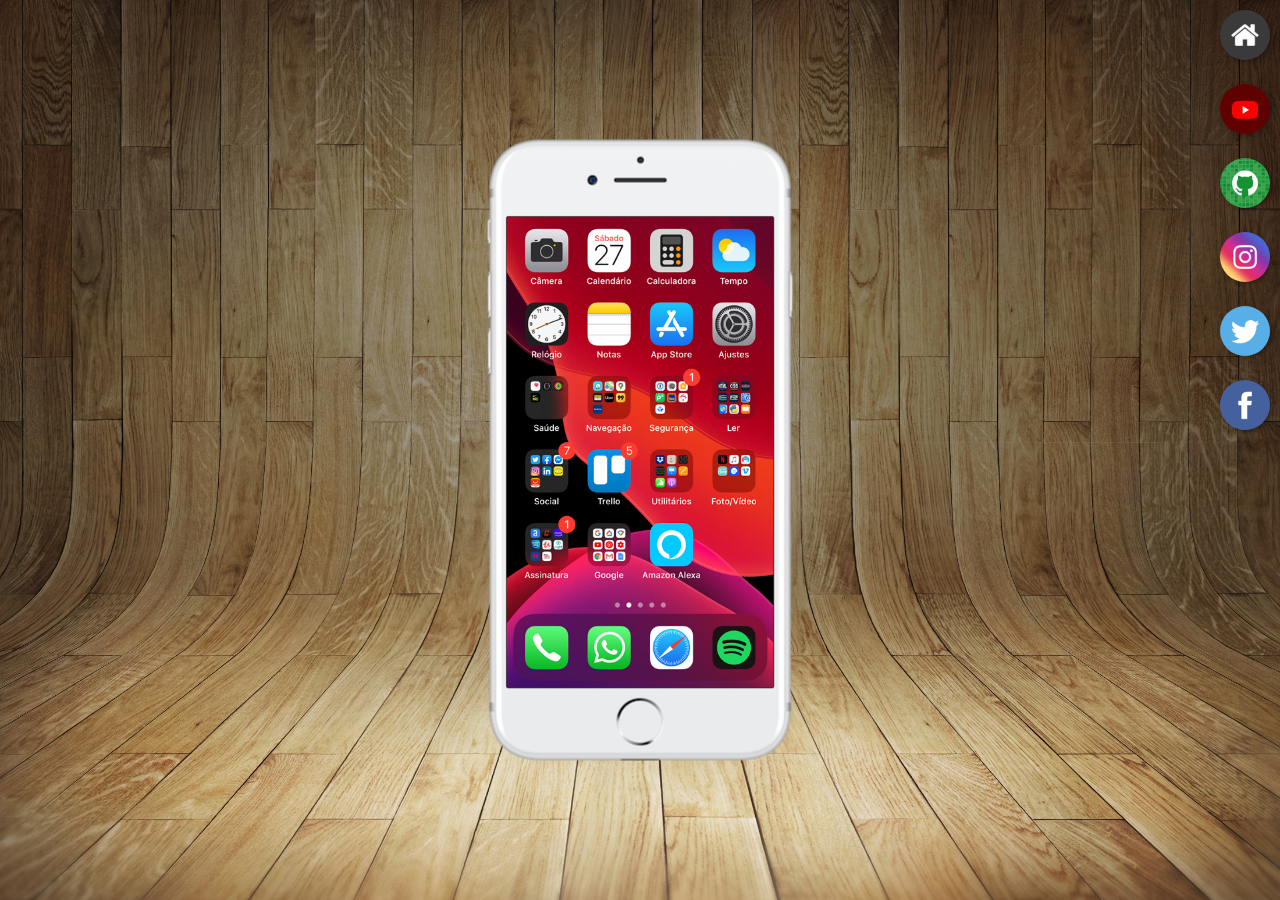
<file: index.html>
<!DOCTYPE html>
<html lang="pt-br">
<head>
    <meta charset="UTF-8">
    <meta name="viewport" content="width=device-width, initial-scale=1.0">
    <link rel="shortcut icon" href="favicon.ico" type="image/x-icon">
    <link rel="stylesheet" href="estilos/style.css">
    <title>Projetos Redes Sociais</title>
</head>
<body>
    <main>
        <section id="telefone">
            <iframe src="home.html" name="tela" id="tela" frameborder="0"></iframe>
        </section>
        <section id="redes-sociais">
            <a href="home.html" target="tela"><img src="imagens/logo-home.jpg" alt="home"></a> <br>
            <a href="youtube.html" target="tela"><img src="imagens/logo-youtube.jpg" alt="youtube"></a> <br>
            <a href="github.html" target="tela"><img src="imagens/logo-github.jpg" alt="github"></a> <br>
            <a href="instagram.html" target="tela"><img src="imagens/logo-instagram.jpg" alt="instagram"></a> <br>
            <a href="twitter.html" target="tela"><img src="imagens/logo-twitter.jpg" alt="twitter"></a> <br>
            <a href="facebook.html" target="tela"><img src="imagens/logo-facebook.jpg" alt="facebook"></a>
        </section>
    </main>
</body>
</html>
</file>
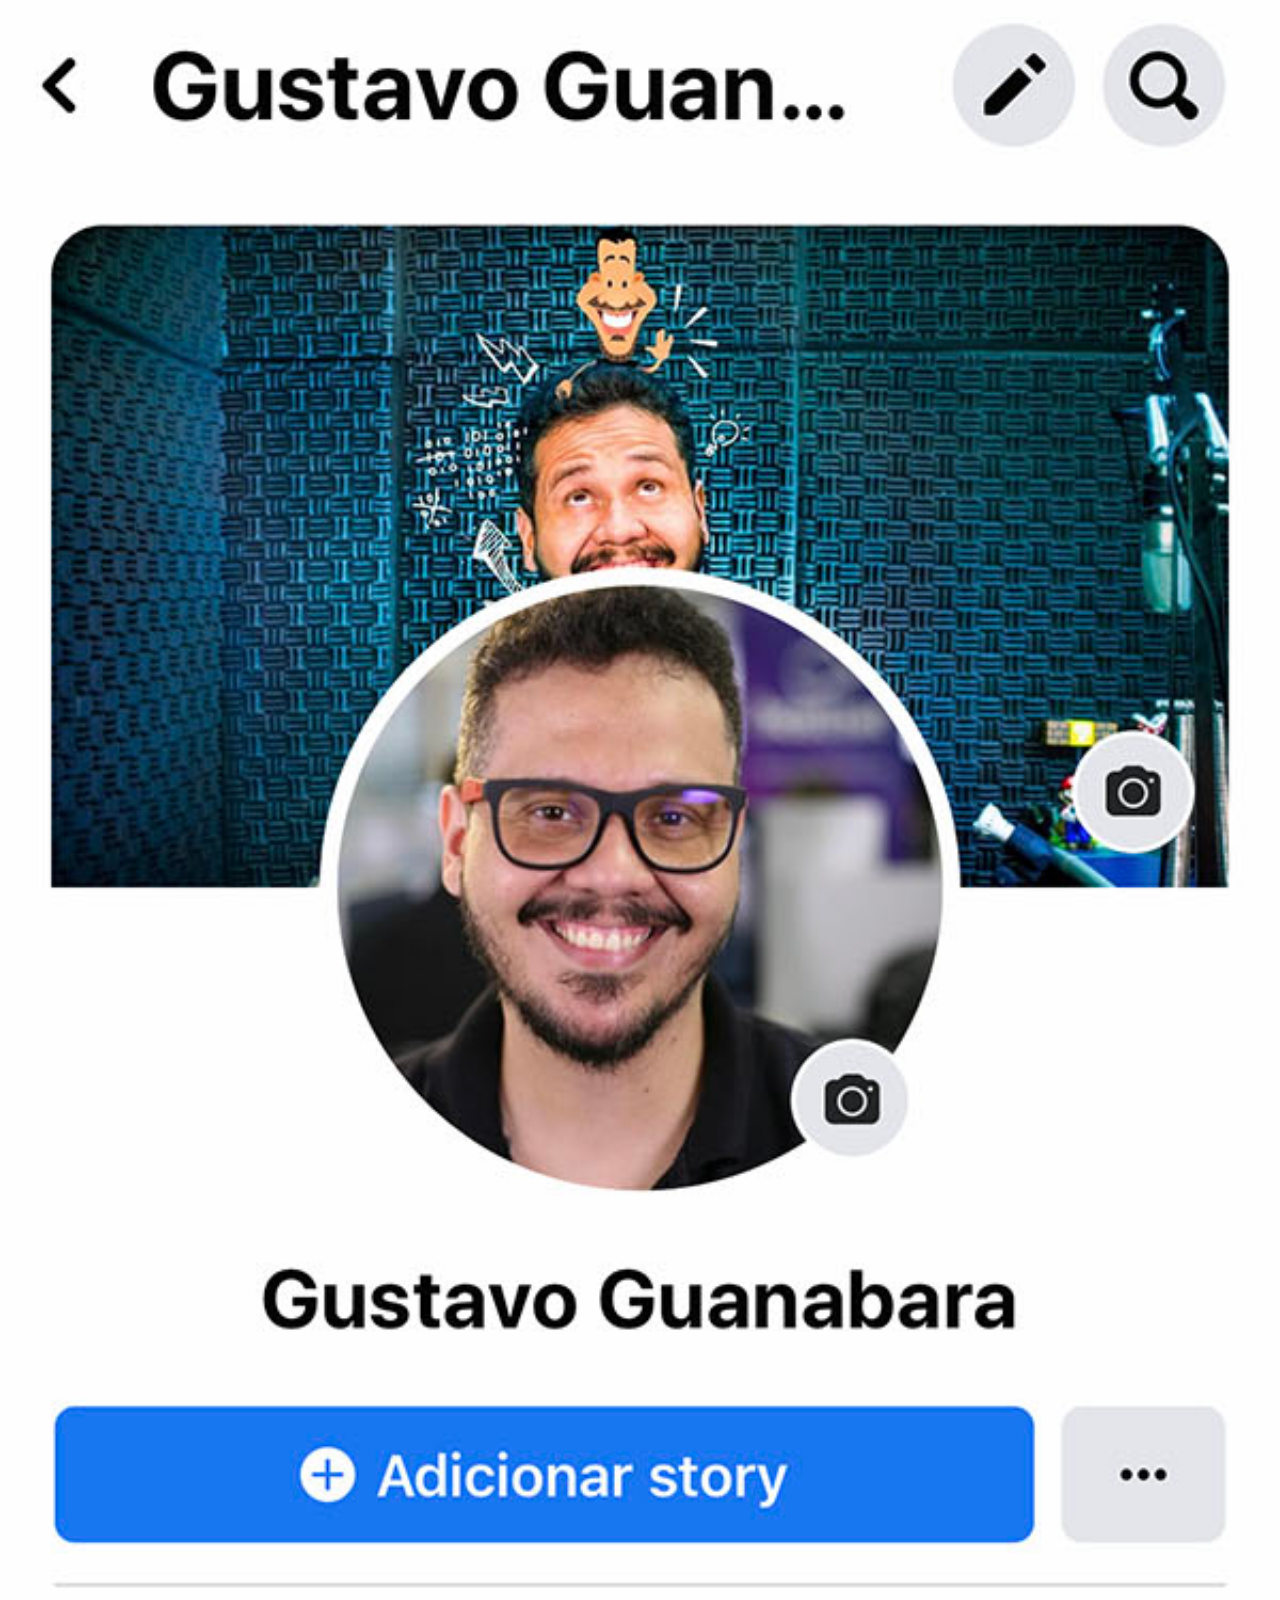
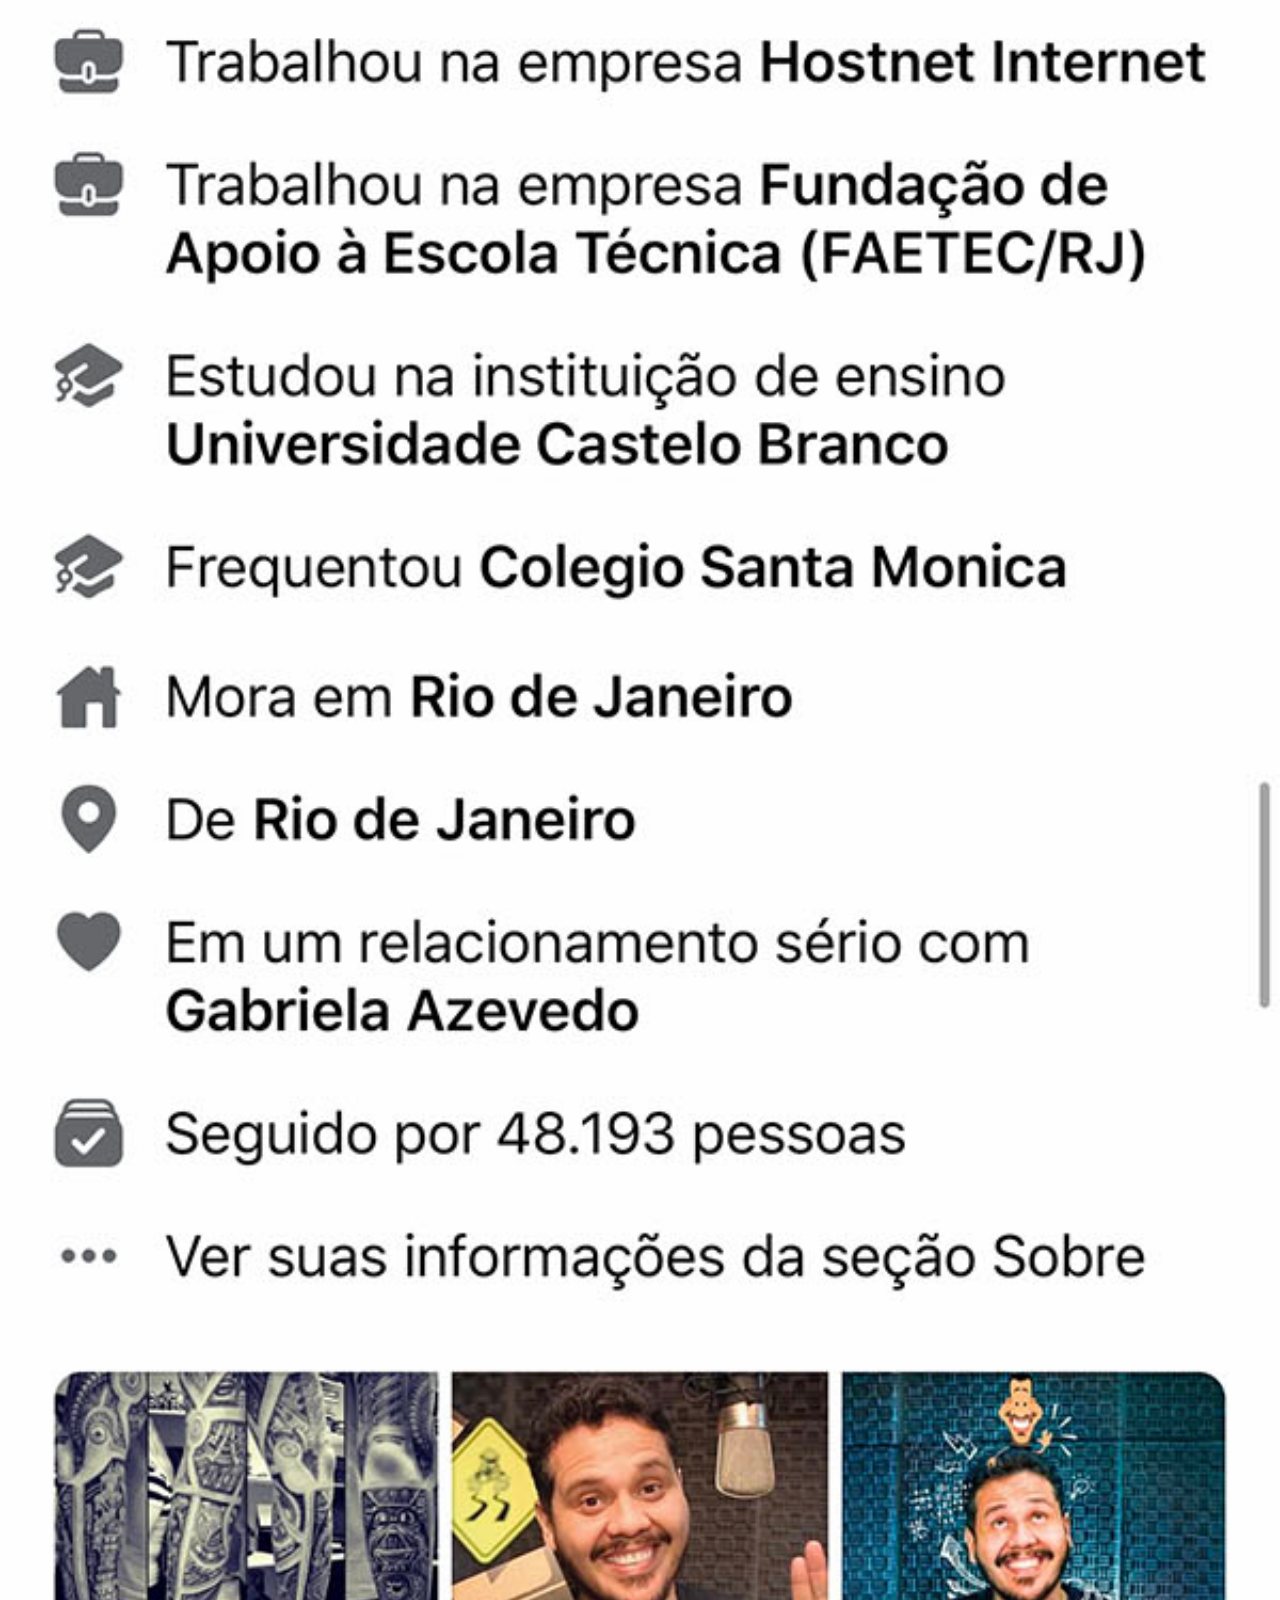
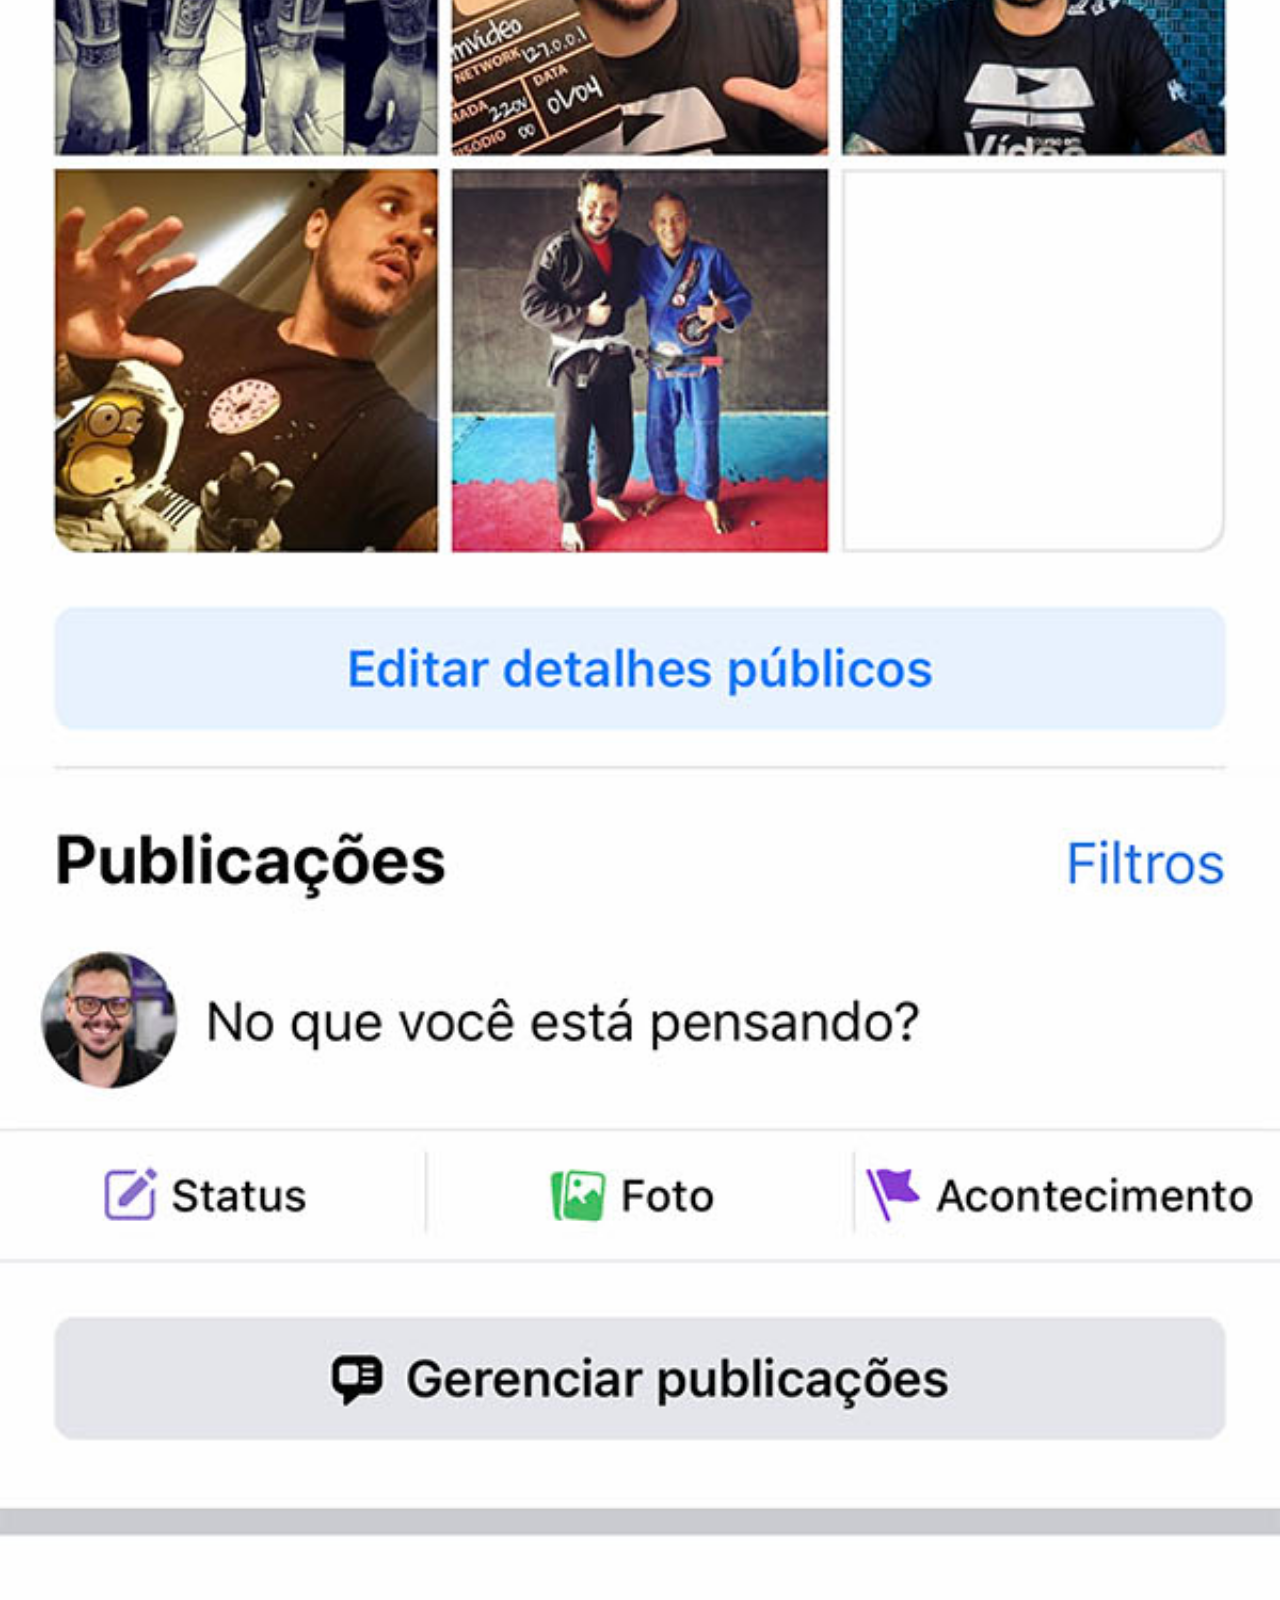
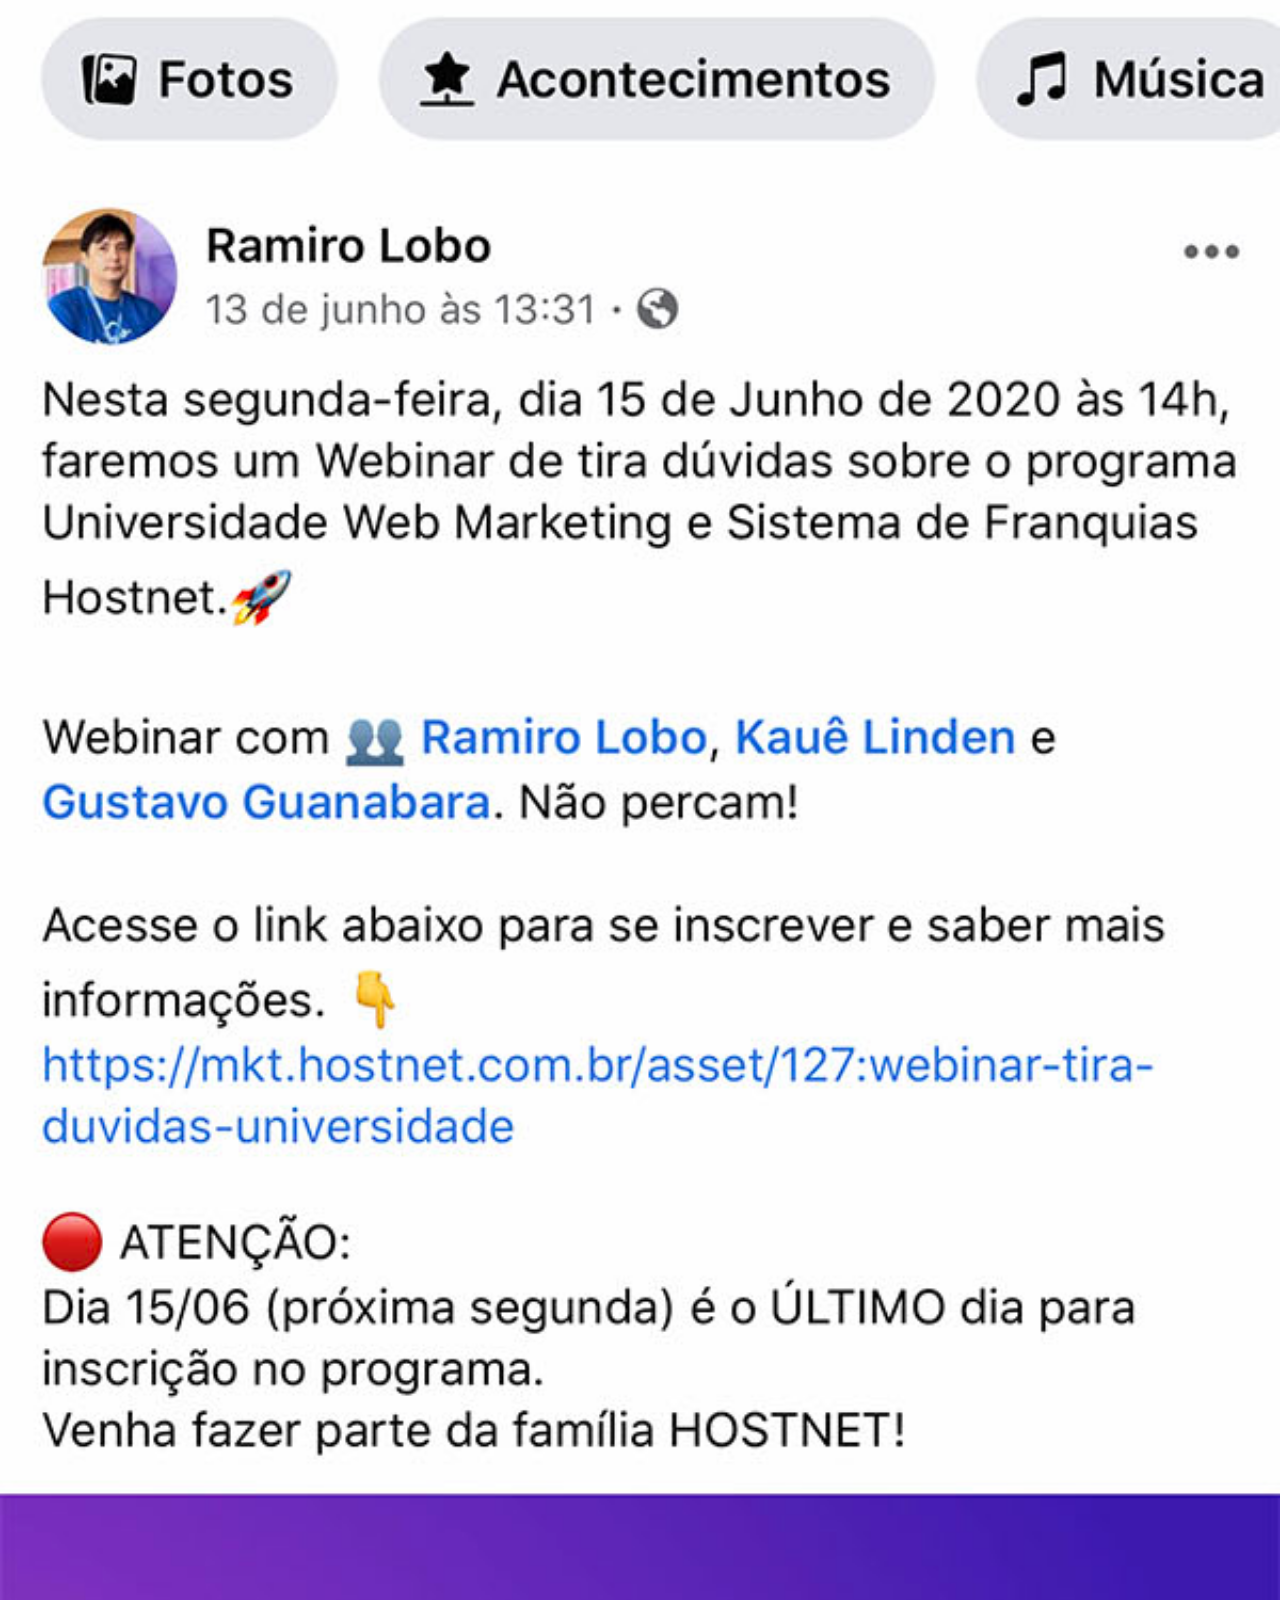
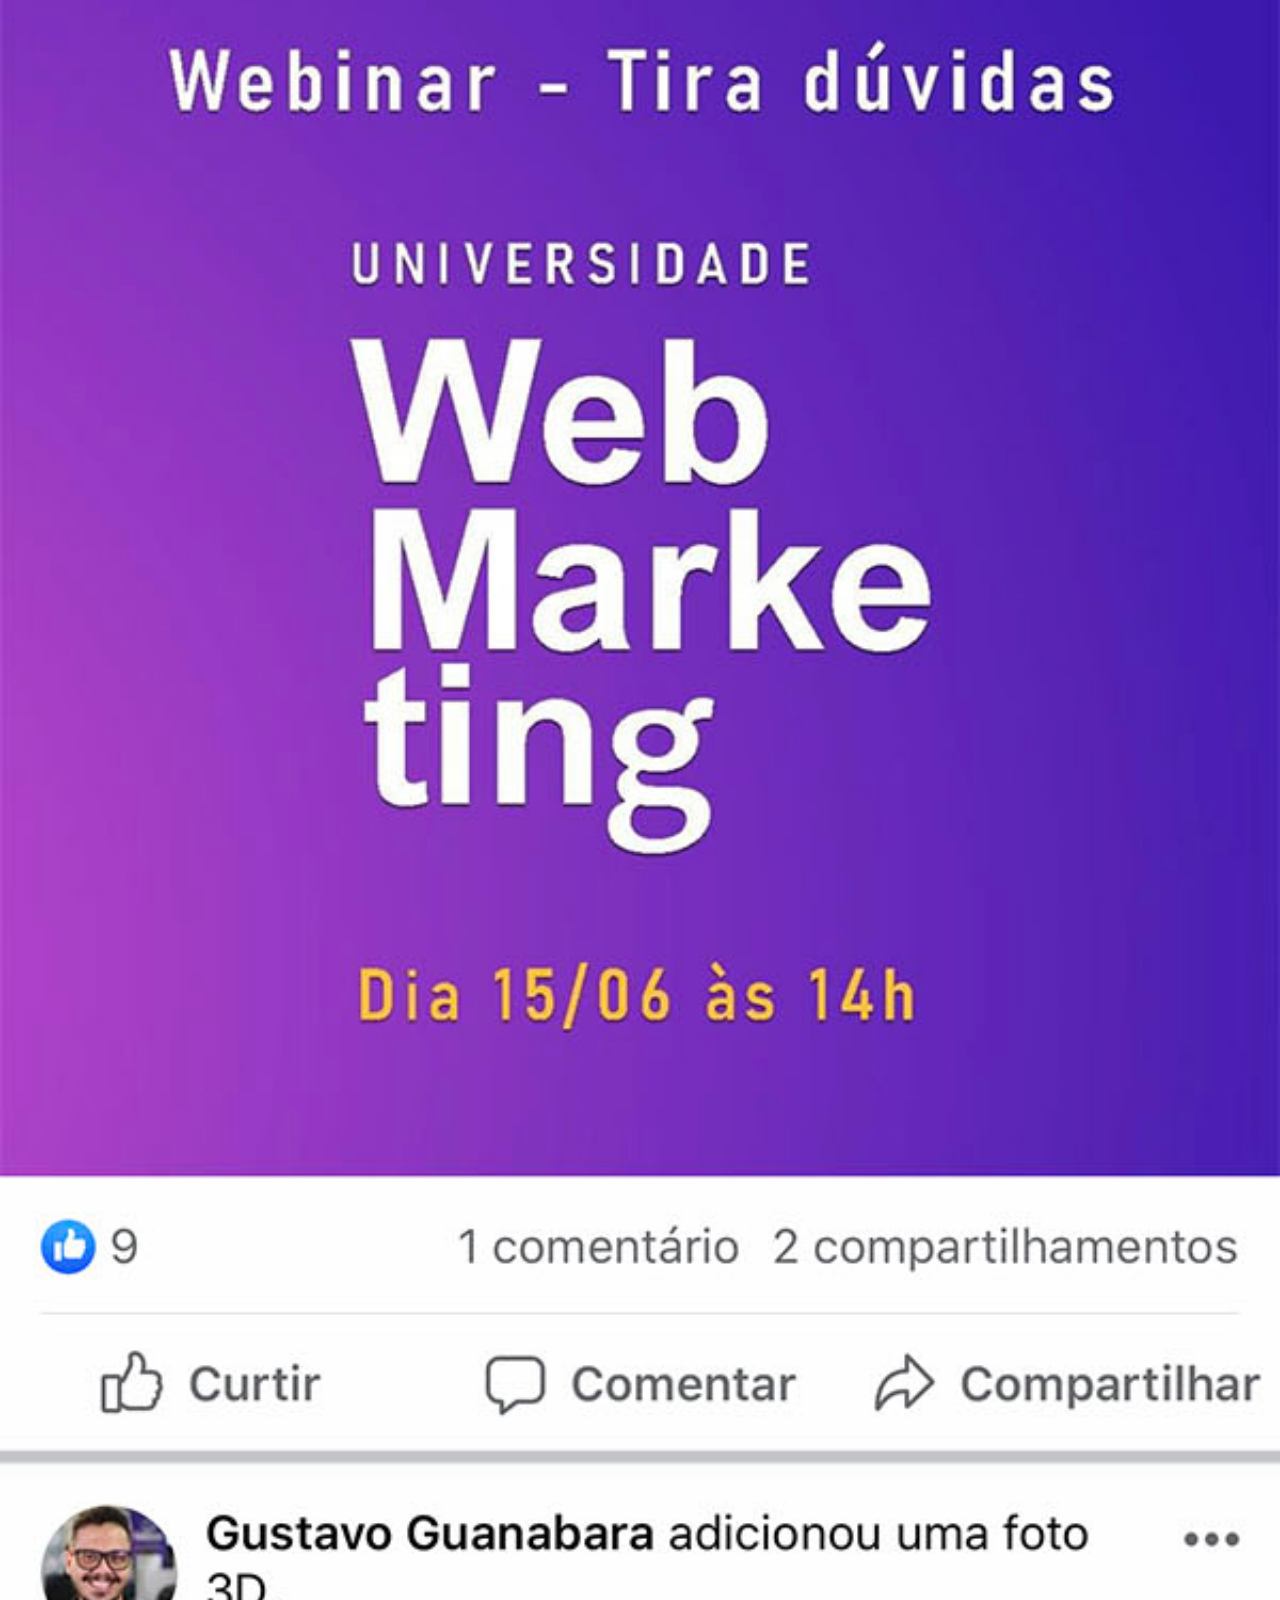
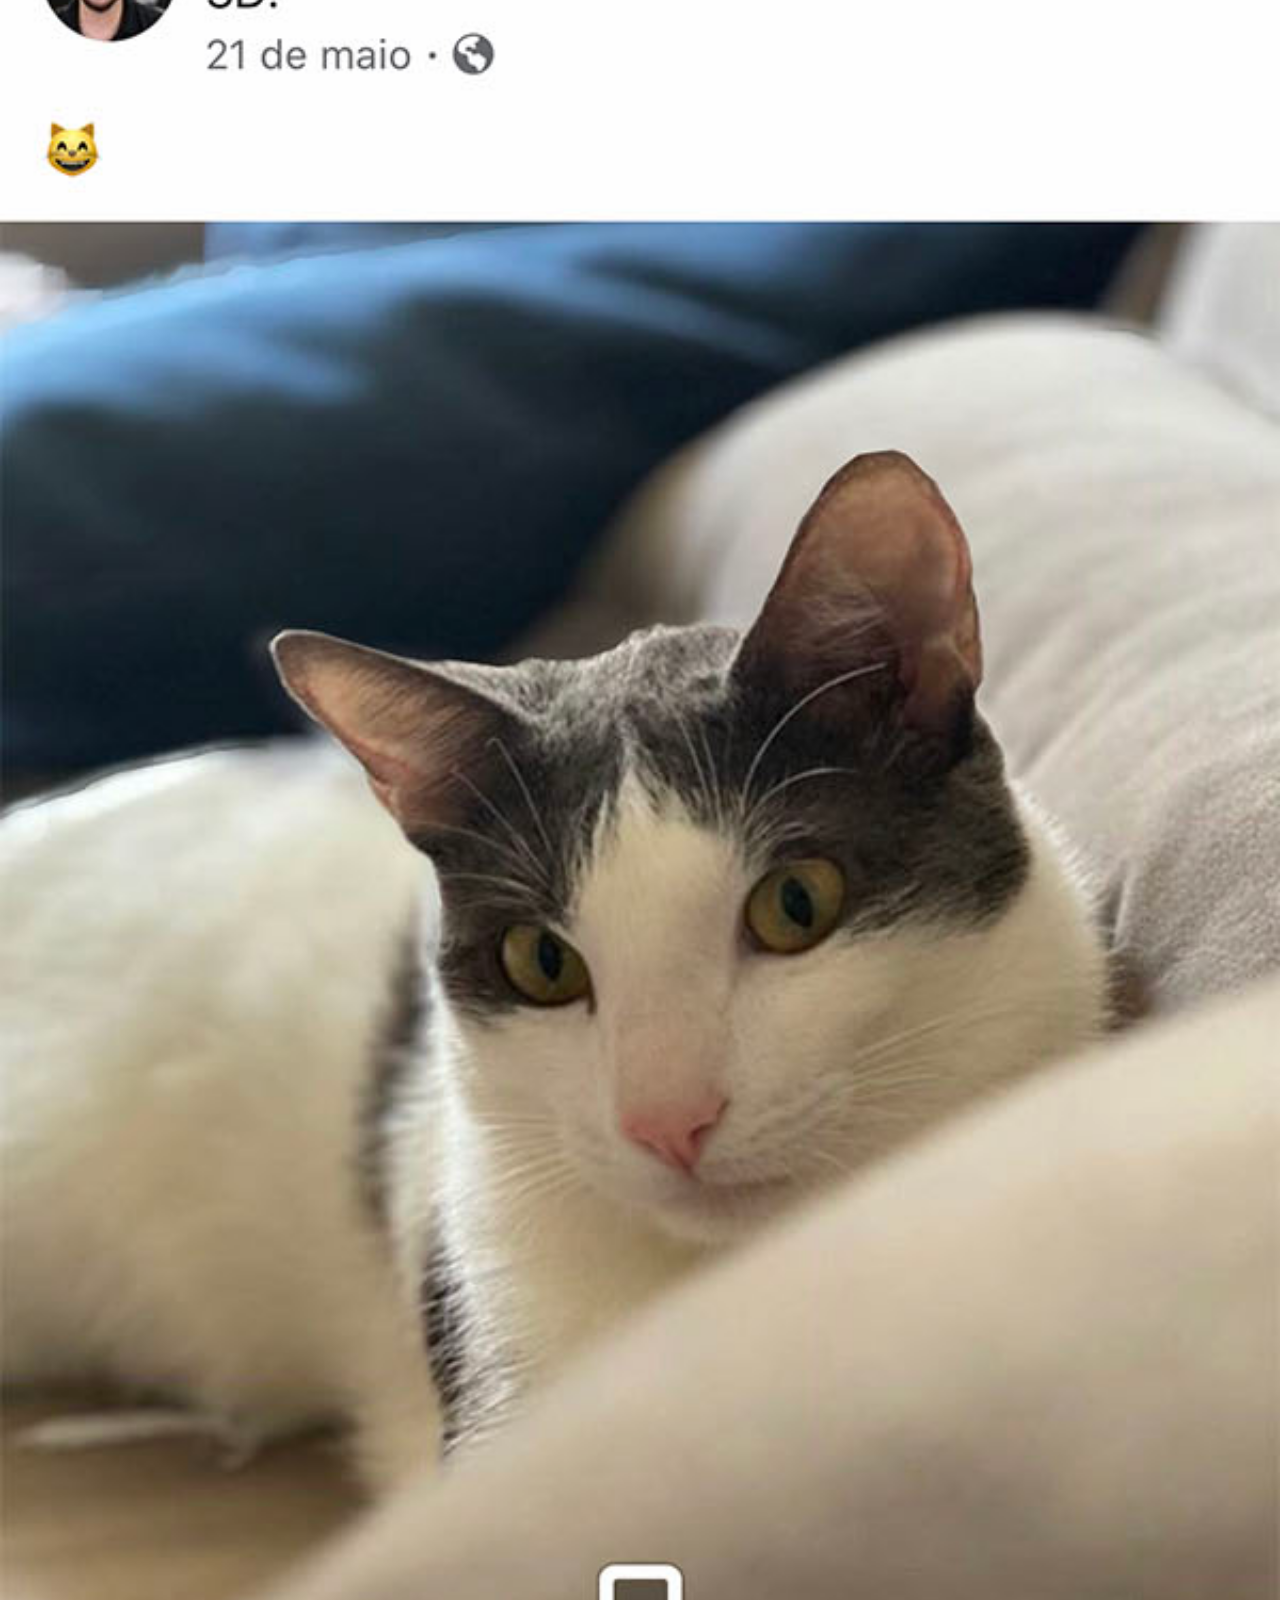
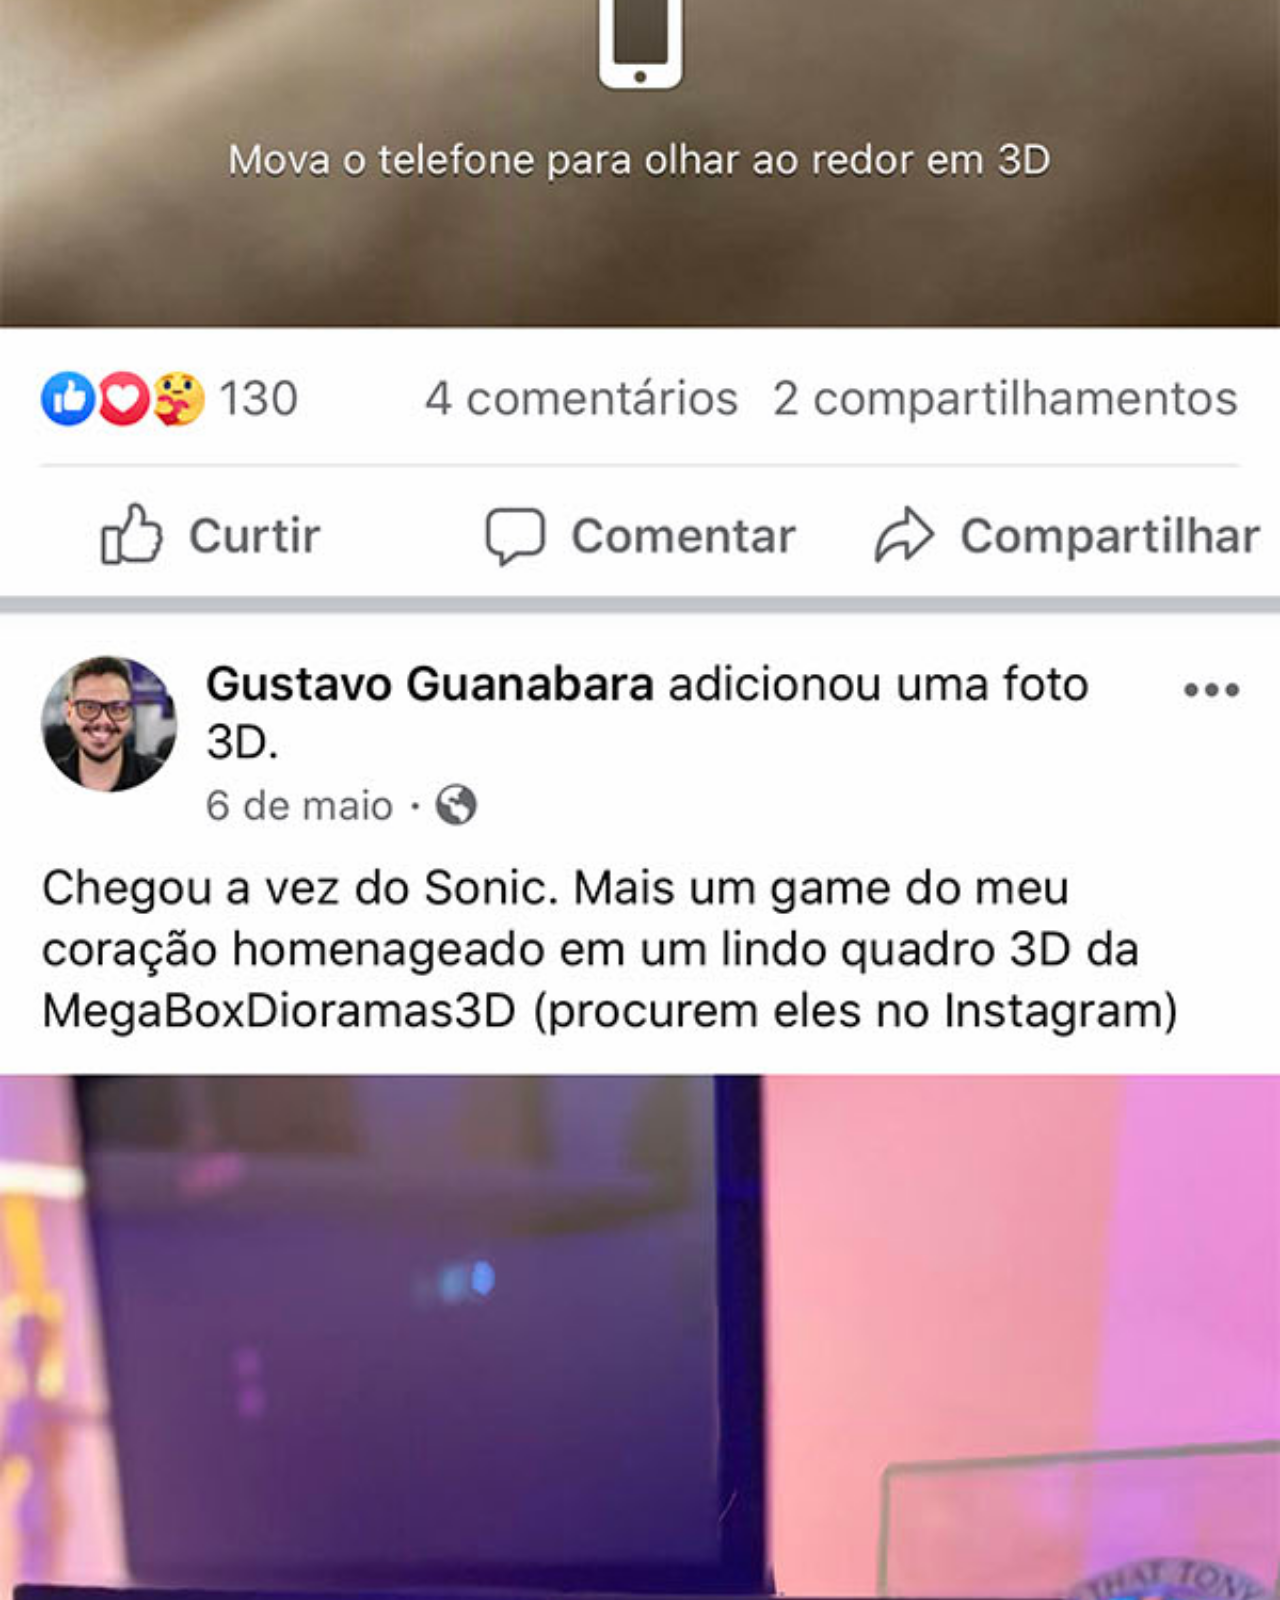
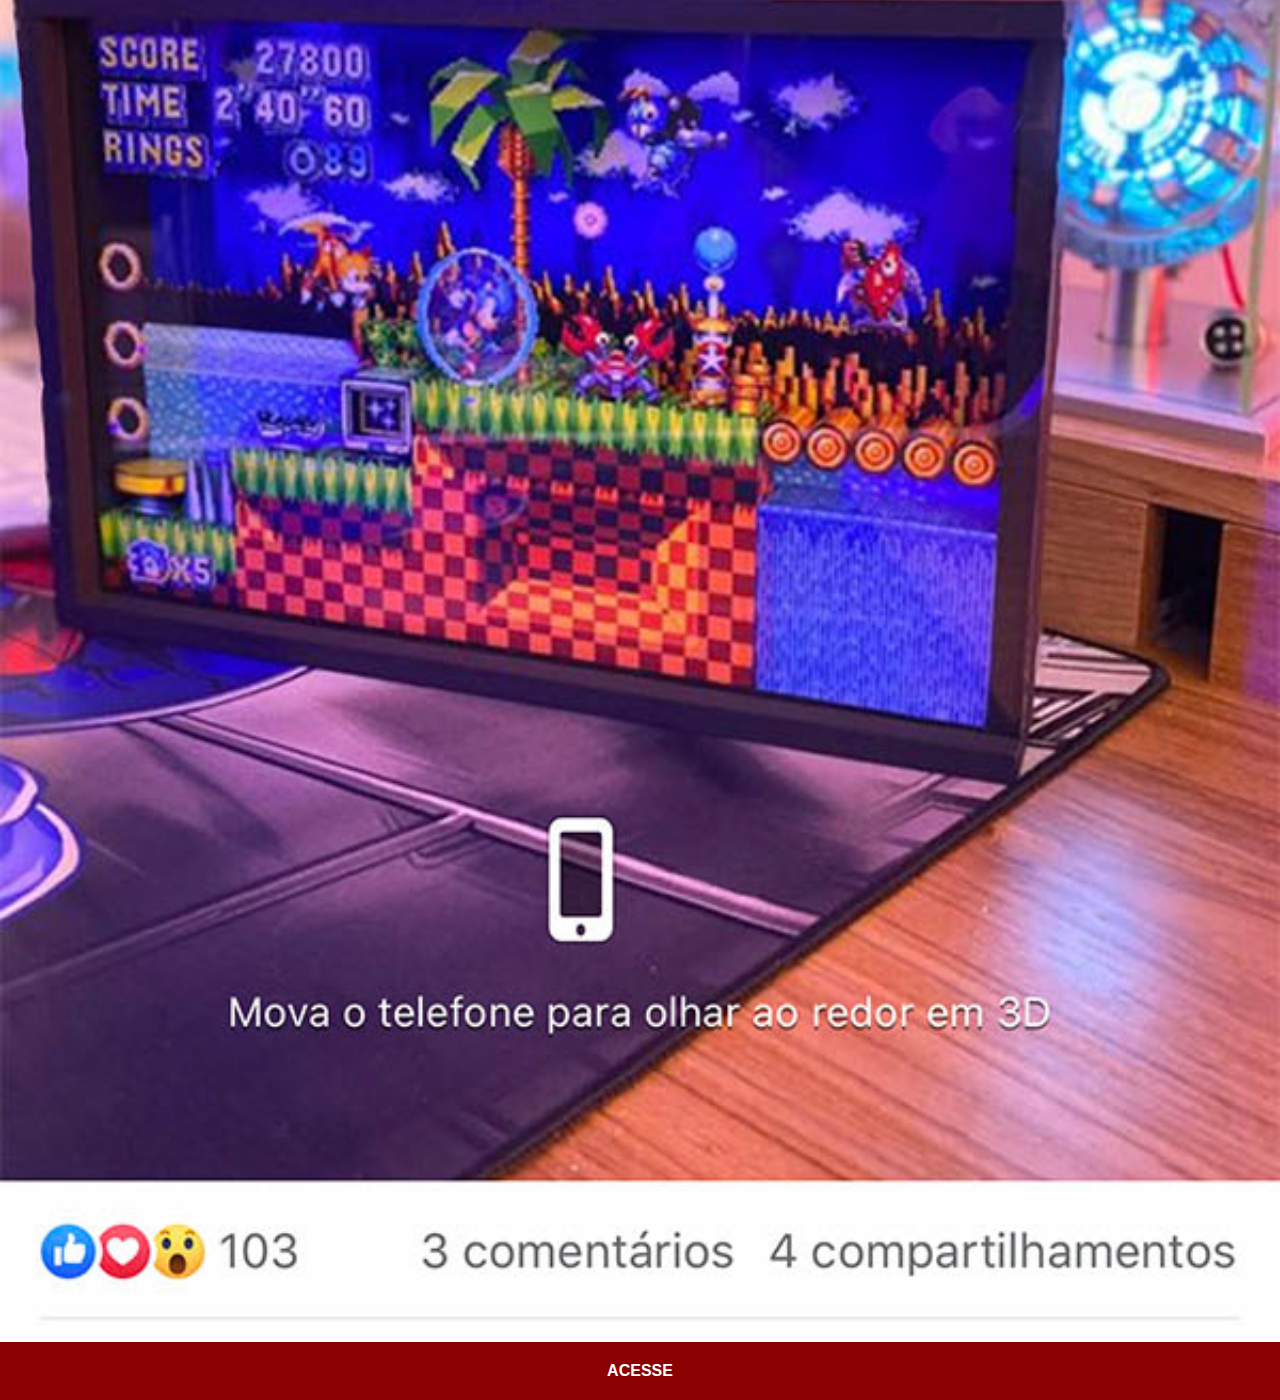
<file: facebook.html>
<!DOCTYPE html>
<html lang="pt-br">
<head>
    <meta charset="UTF-8">
    <meta name="viewport" content="width=device-width, initial-scale=1.0">
    <title>Facebook</title>
    <link rel="stylesheet" href="estilos/social.css">
</head>
<body>
    <img src="imagens/tela-facebook.jpg" alt="">
    <a href="https://www.facebook.com/search/top?q=gustavo%20guanabara" target="_blank">ACESSE</a>
</body>
</html>
</file>
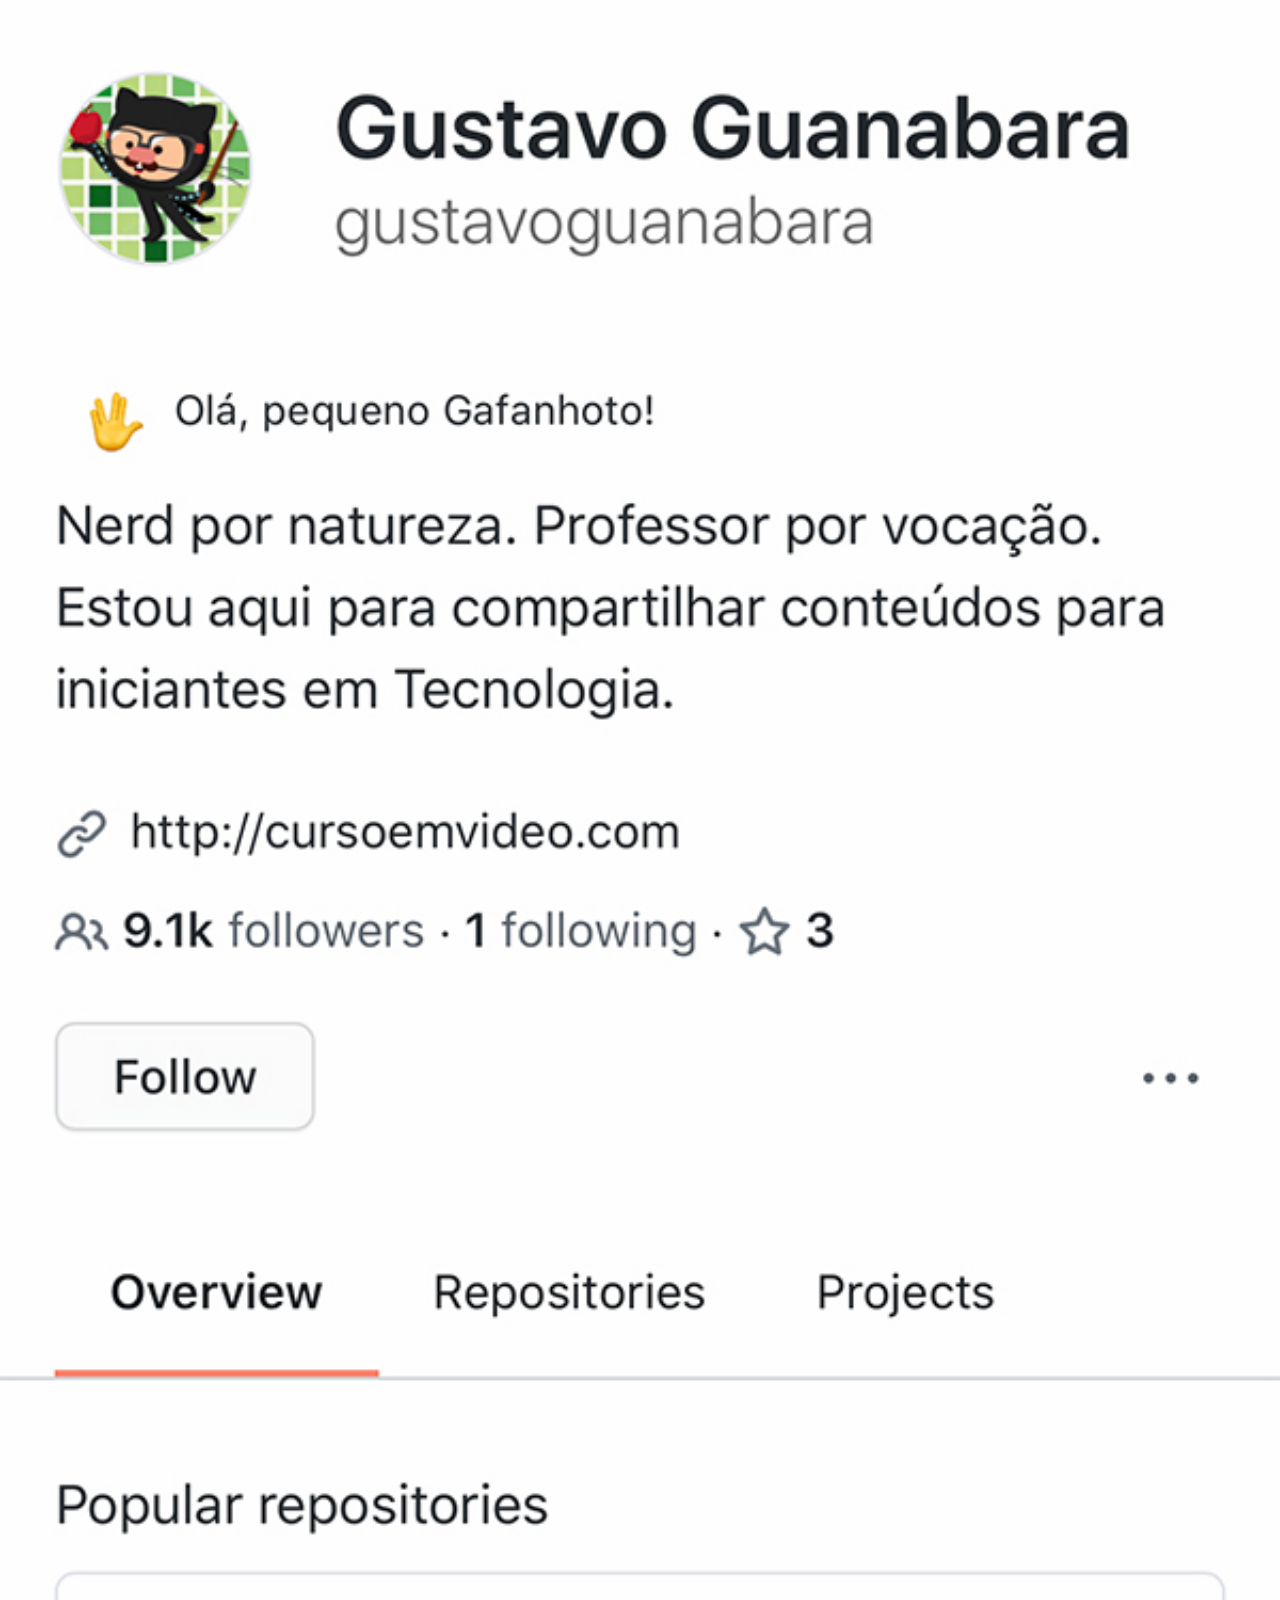
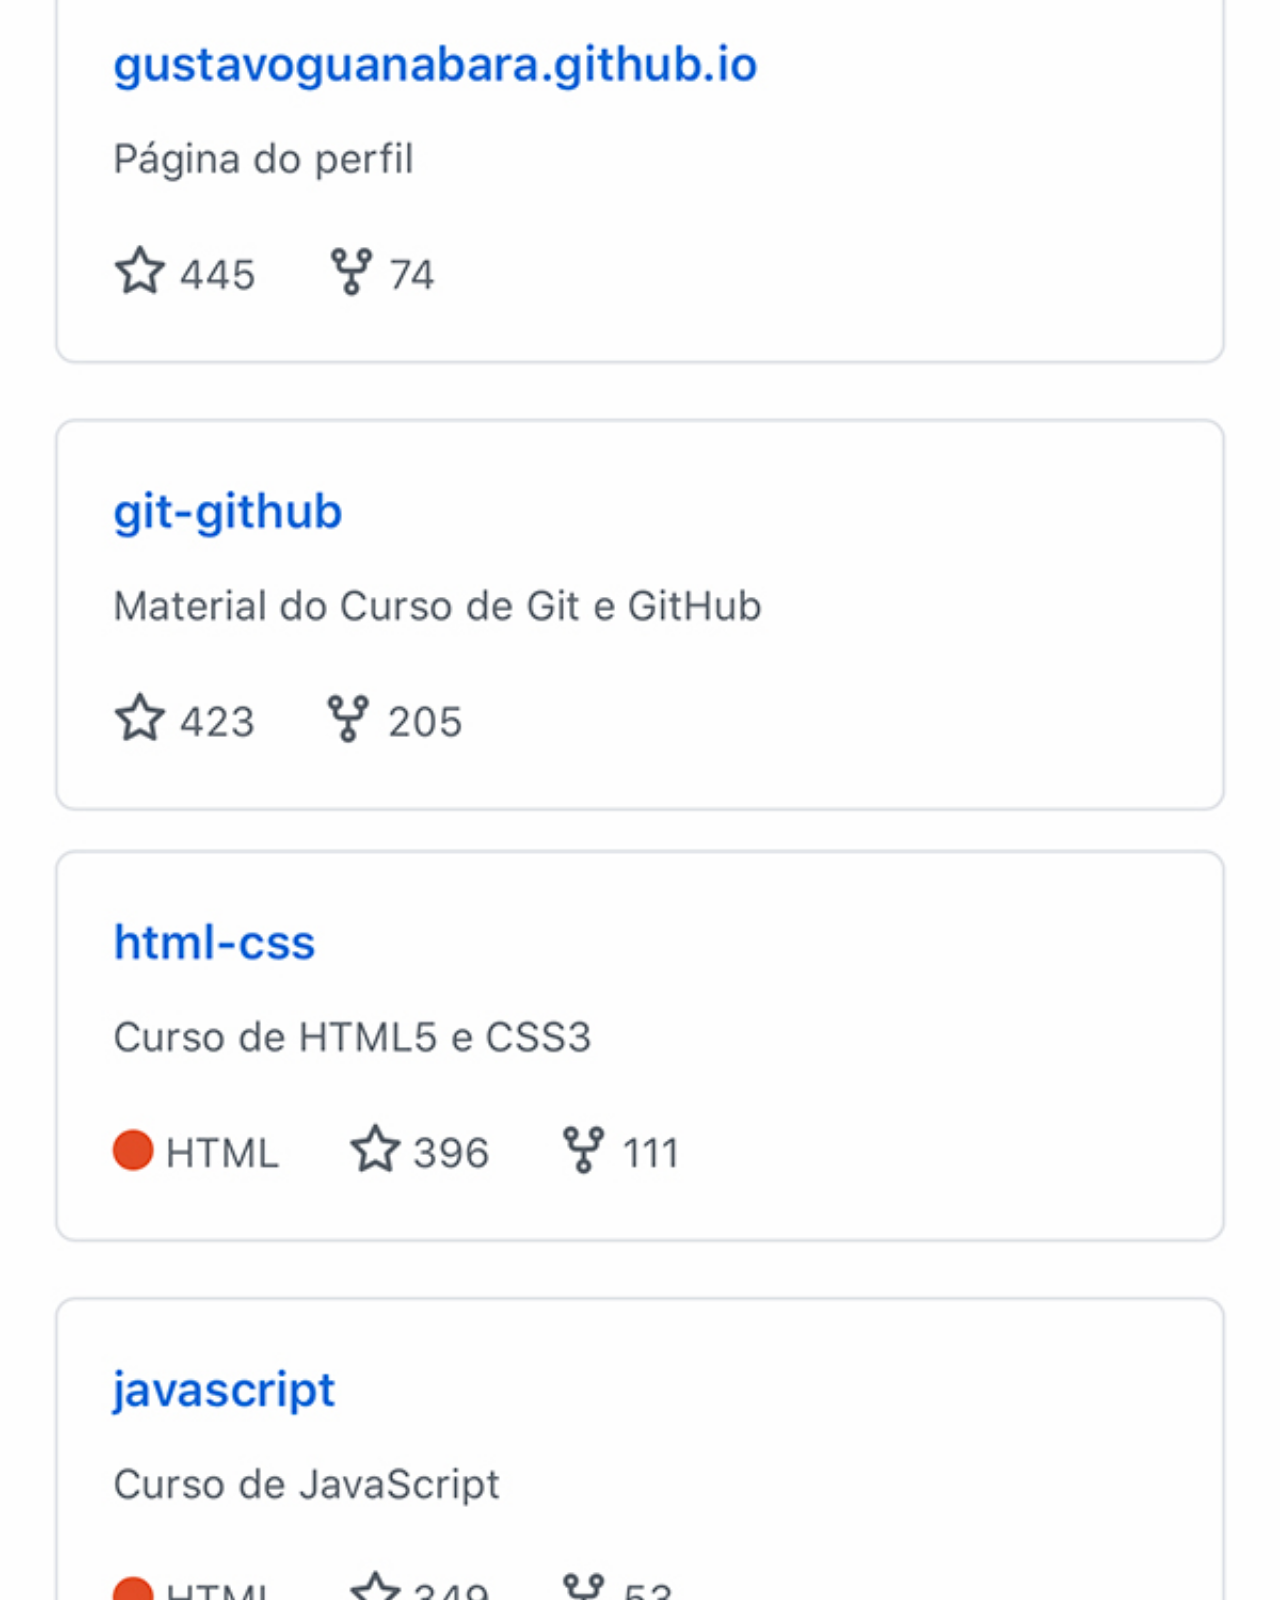
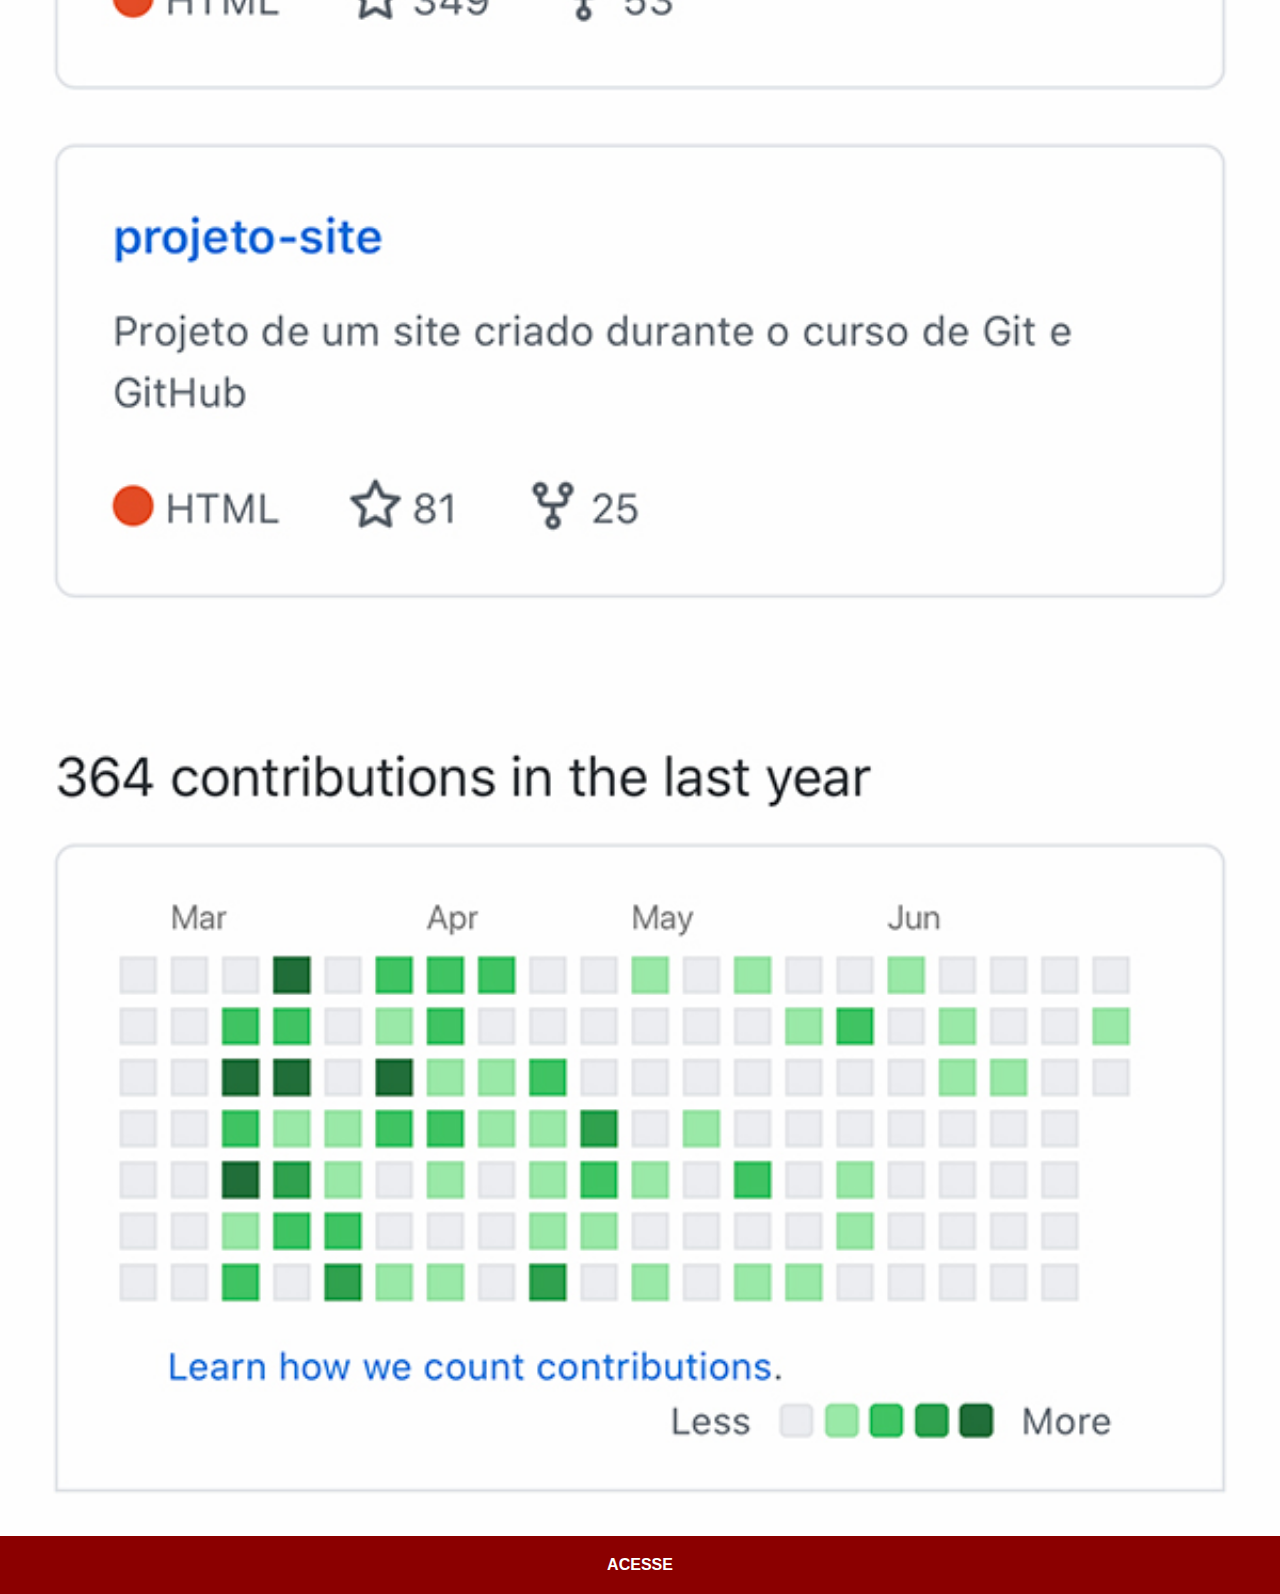
<file: github.html>
<!DOCTYPE html>
<html lang="pt-br">
<head>
    <meta charset="UTF-8">
    <meta name="viewport" content="width=device-width, initial-scale=1.0">
    <title>GitHub</title>
    <link rel="stylesheet" href="estilos/social.css">
</head>
<body>
    <img src="imagens/tela-github.jpg" alt="">
    <a href="https://github.com/gustavoguanabara" target="_blank">ACESSE</a>
</body>
</html>
</file>
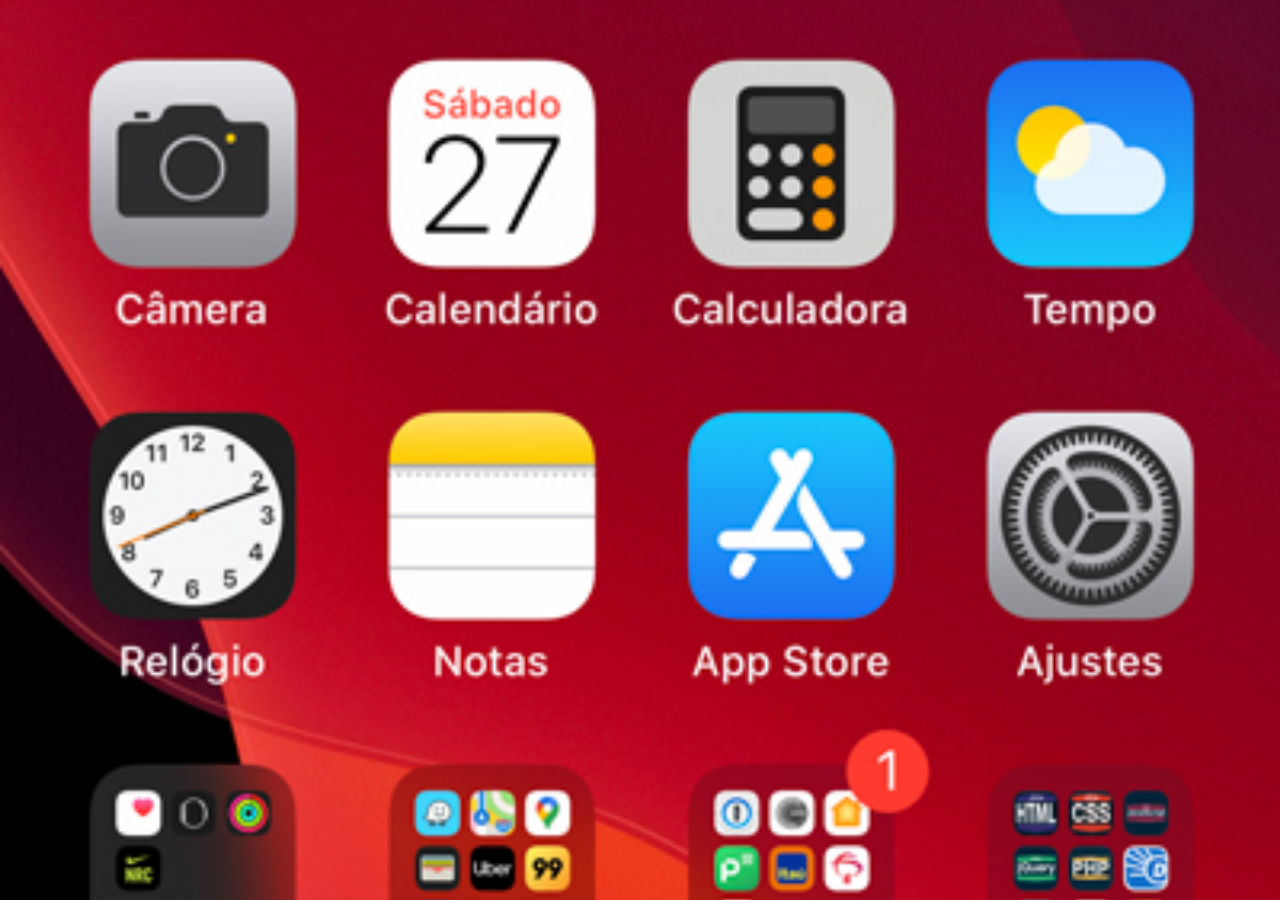
<file: home.html>
<!DOCTYPE html>
<html lang="pt-br">
<head>
    <meta charset="UTF-8">
    <meta name="viewport" content="width=device-width, initial-scale=1.0">
    <title>Home</title>
</head>
<style>
    * {
        margin: 0px;
        padding: 0px;
    }

    body {
        width: 100vw;
        height: 100vh;
        background: black url(imagens/tela-home.jpg) no-repeat top center;
        background-size: cover;
    }
</style>
<body>
    
</body>
</html>
</file>
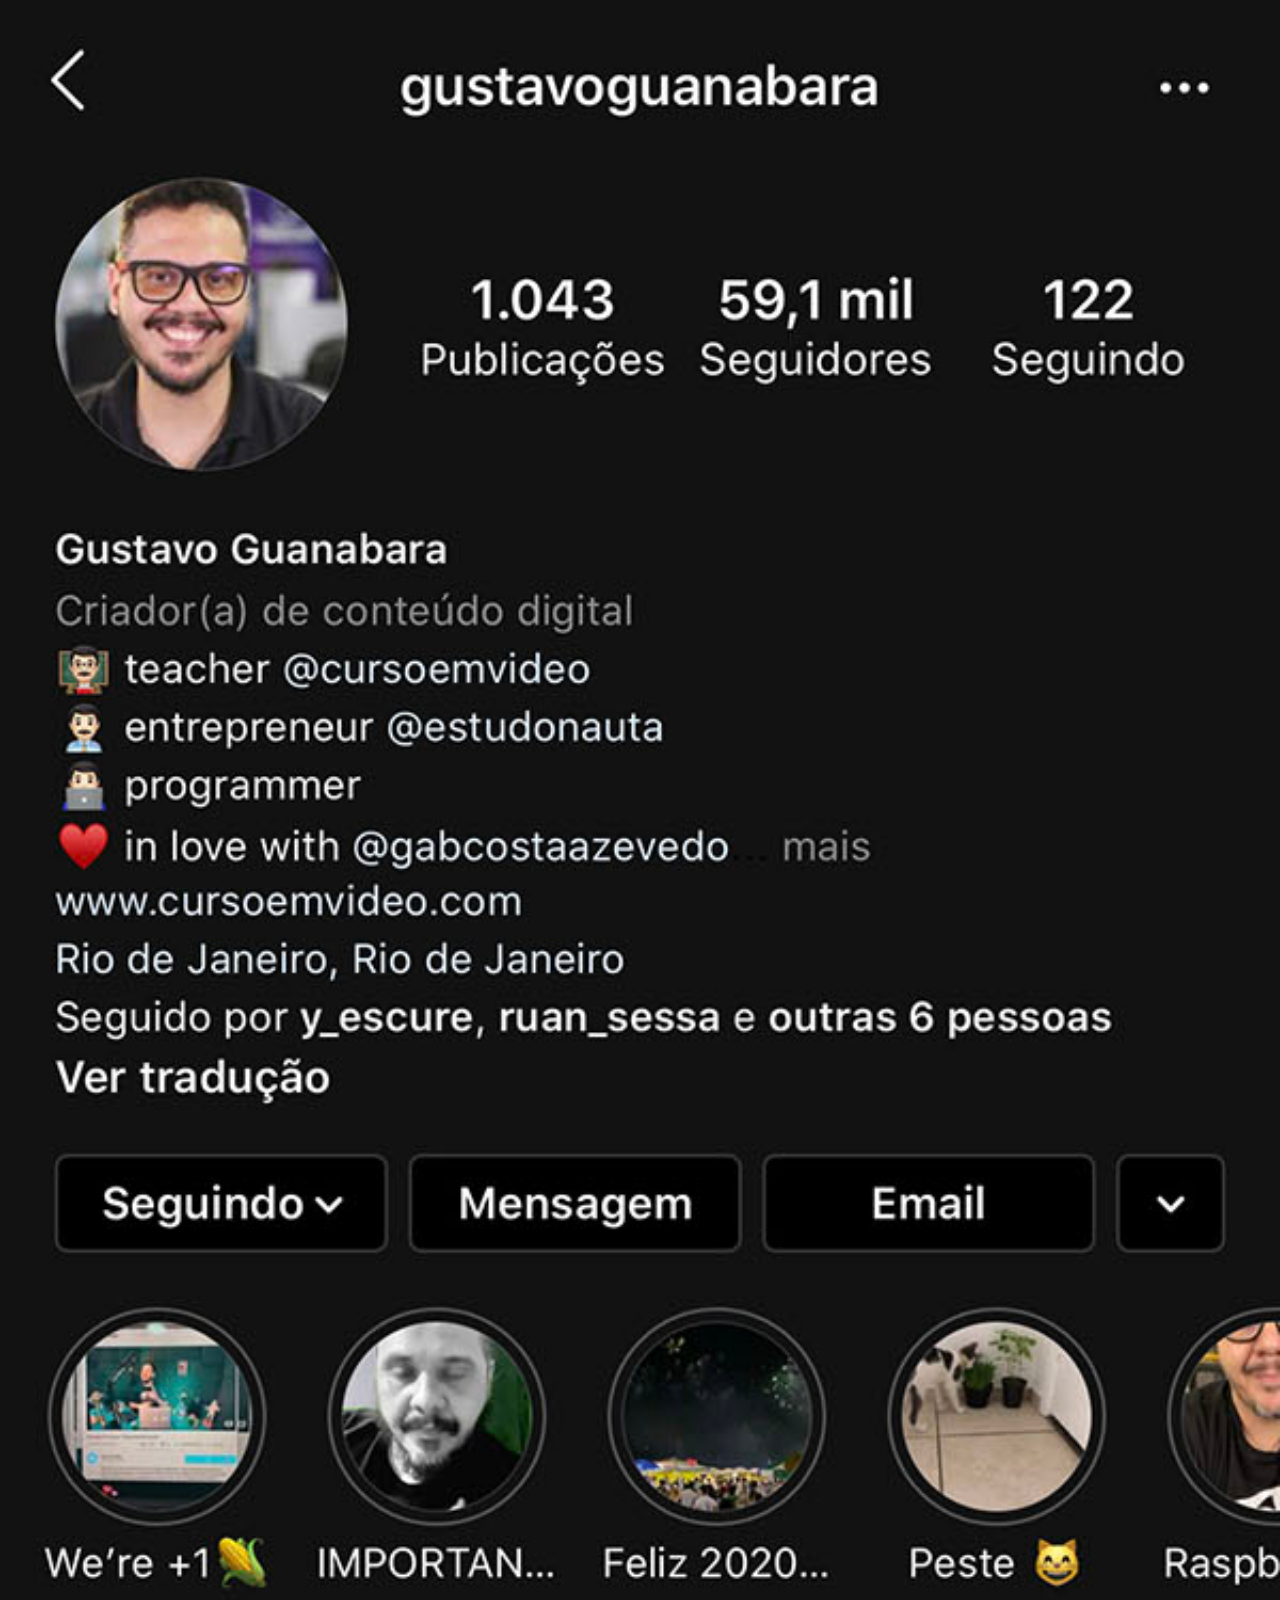
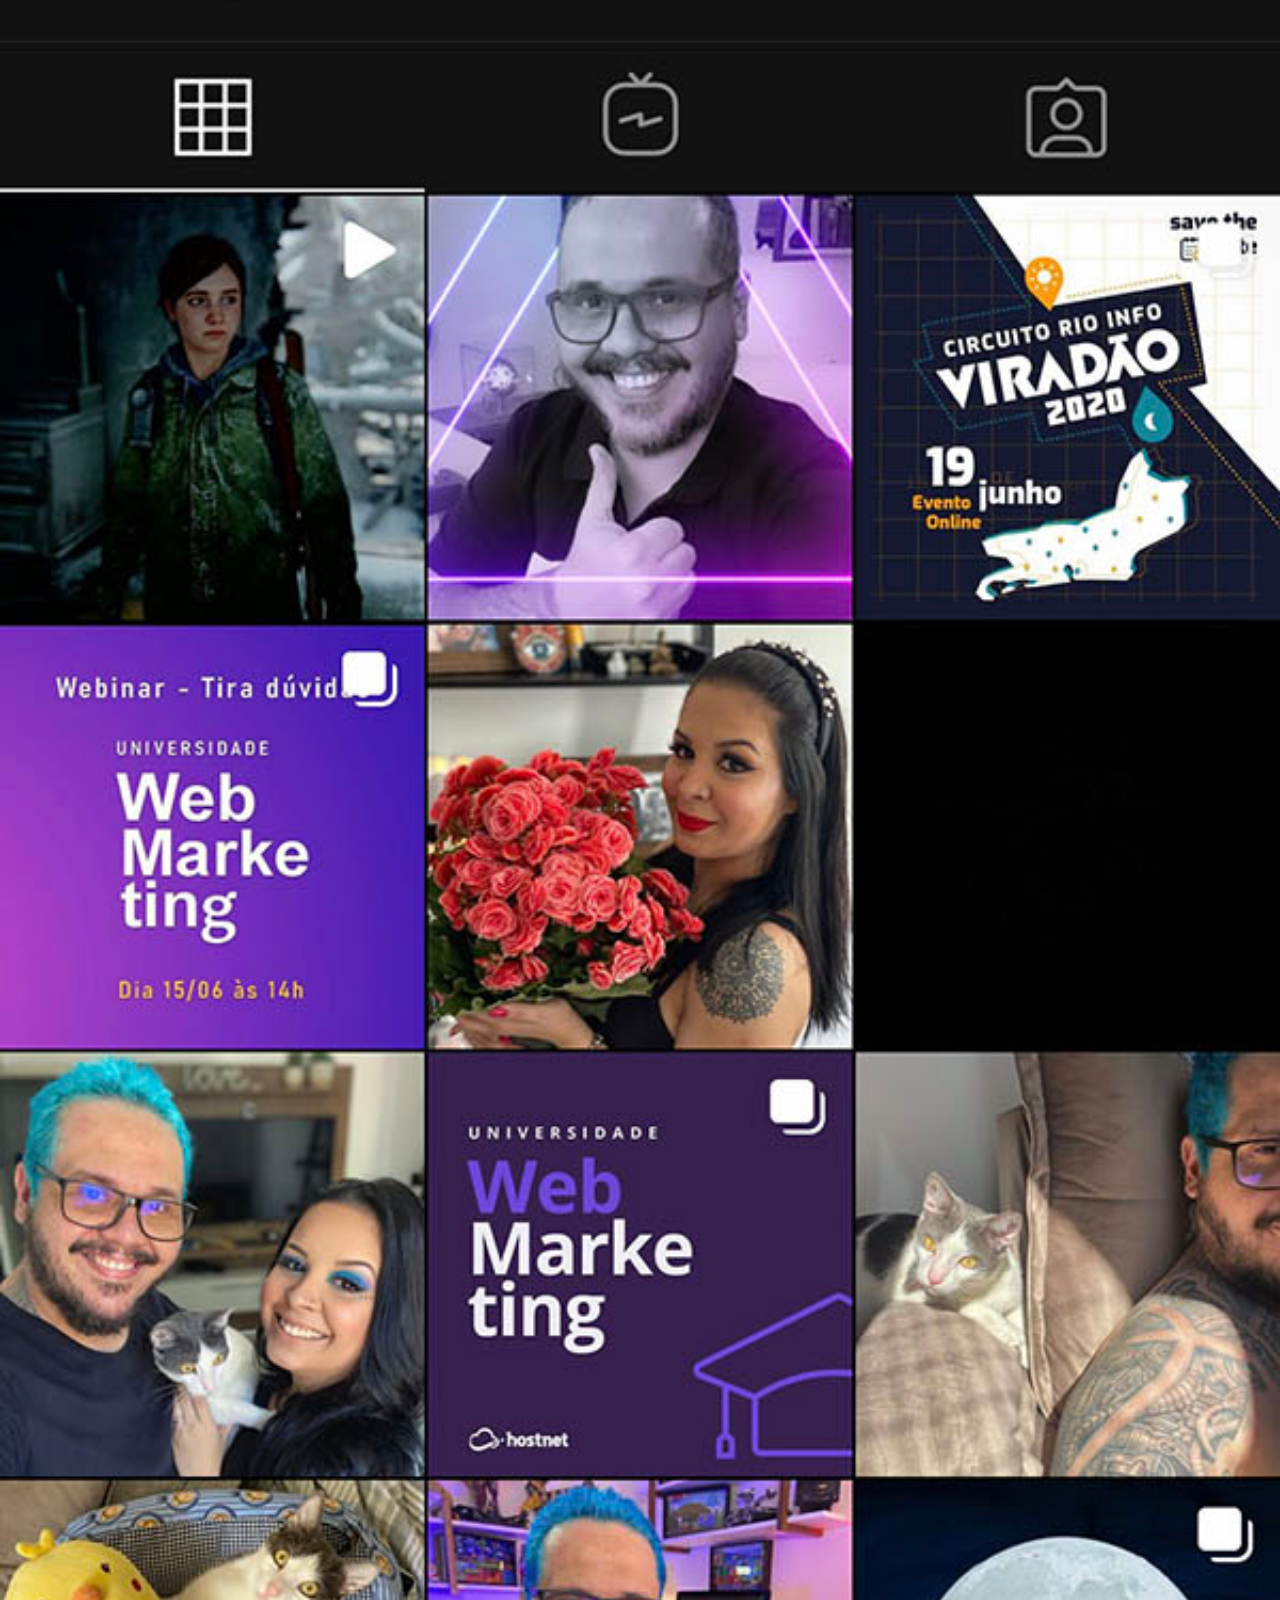
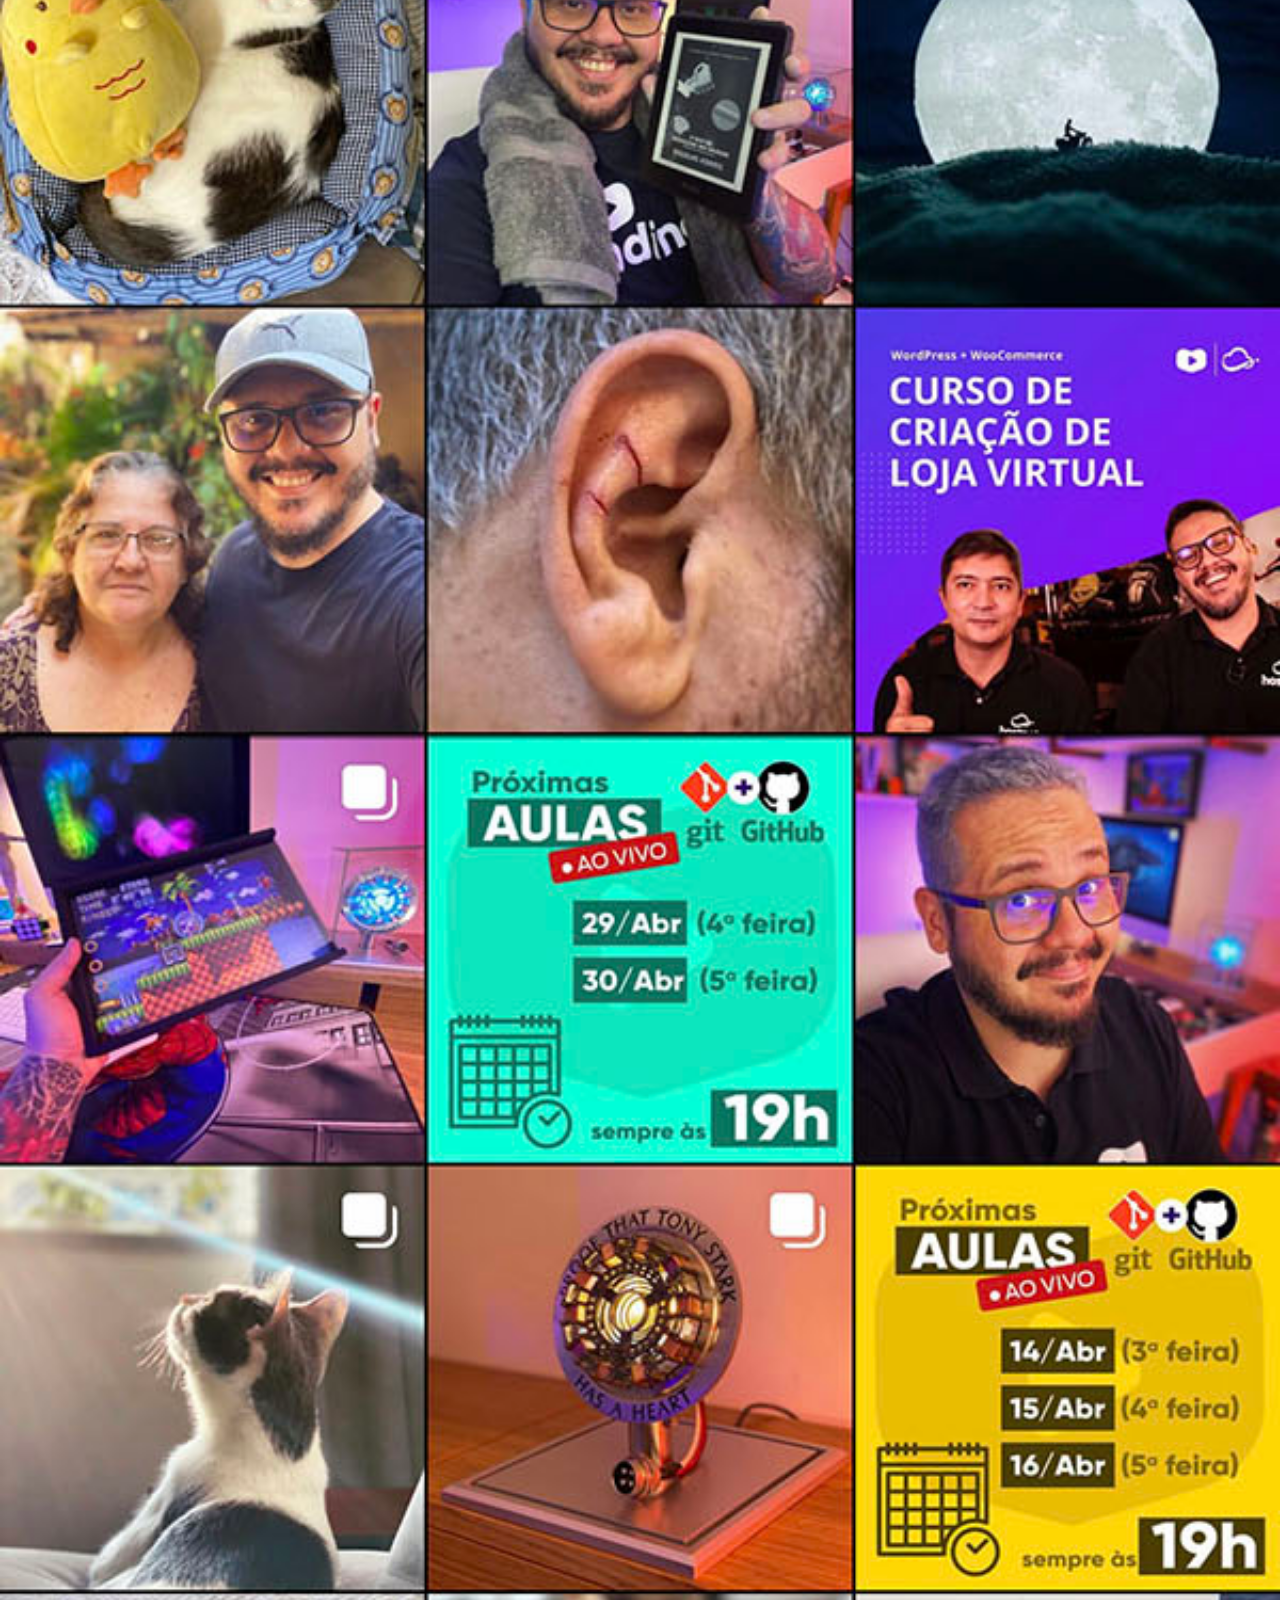
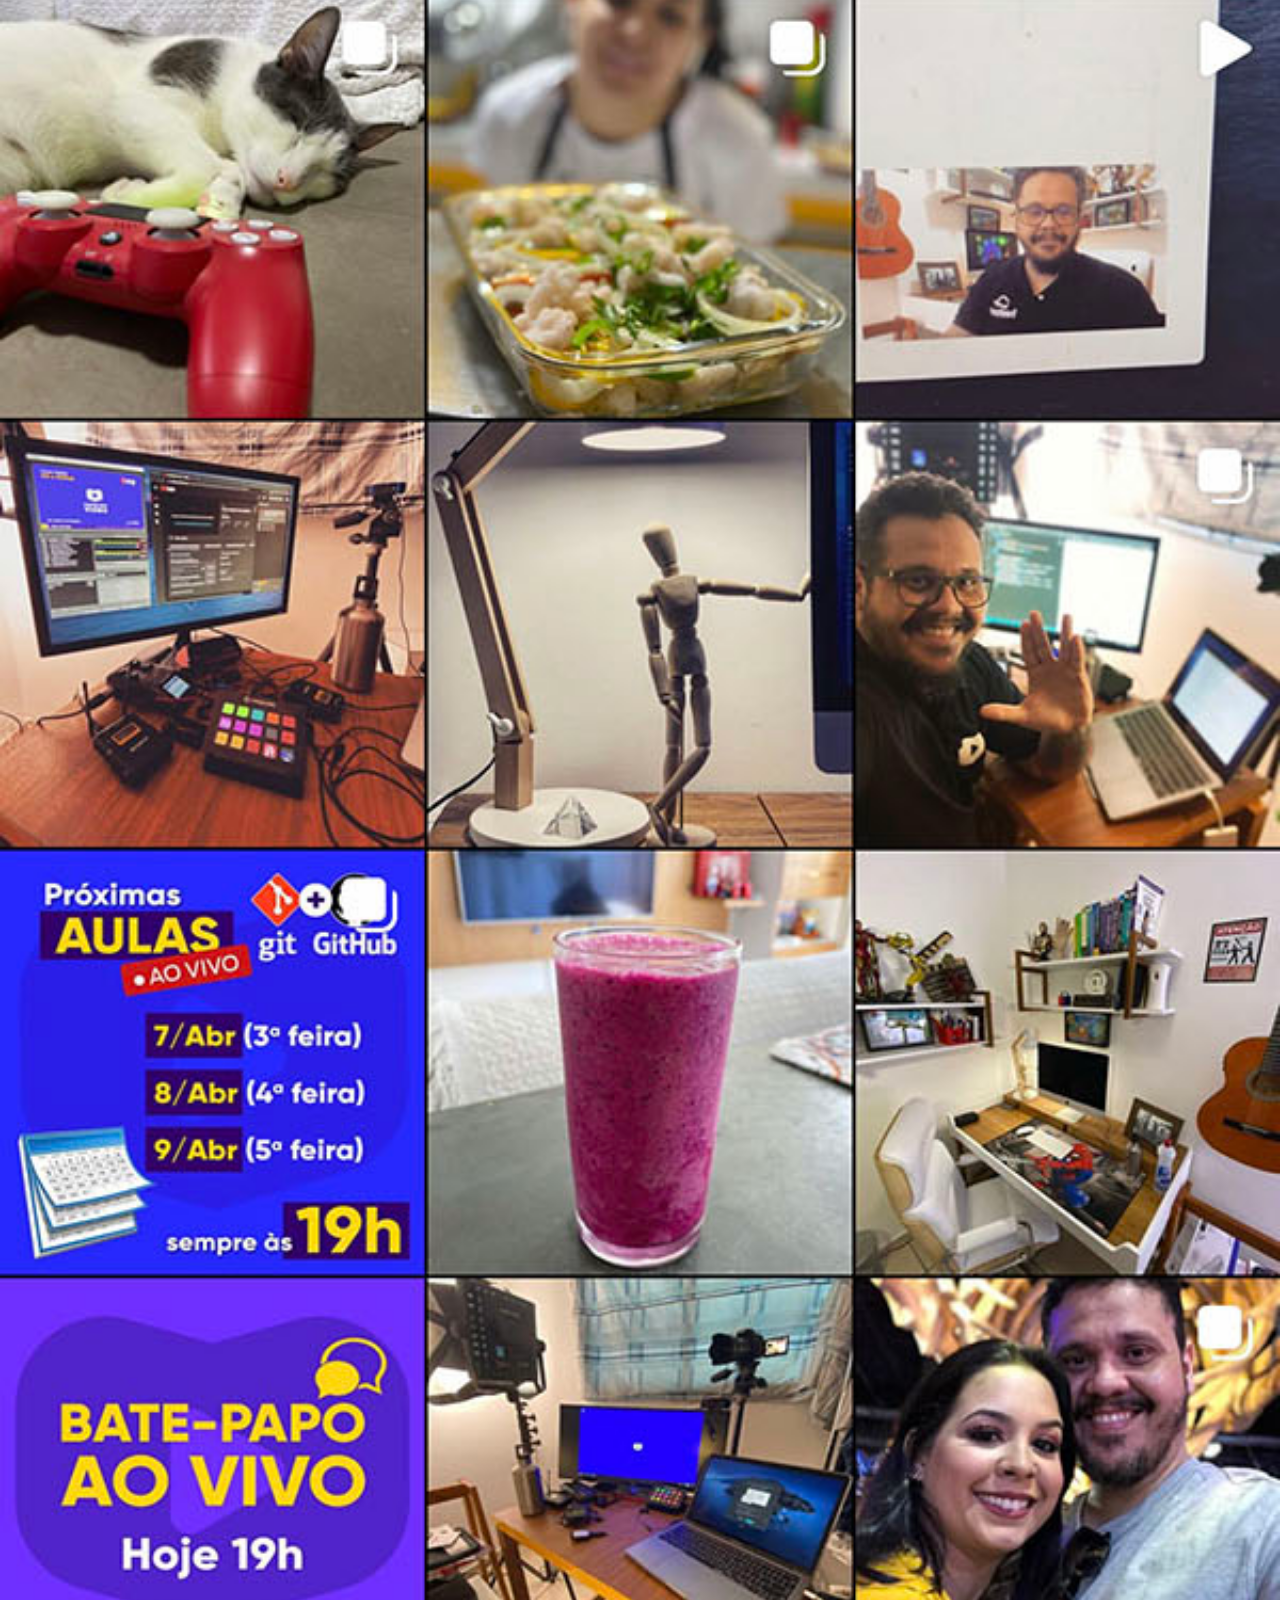
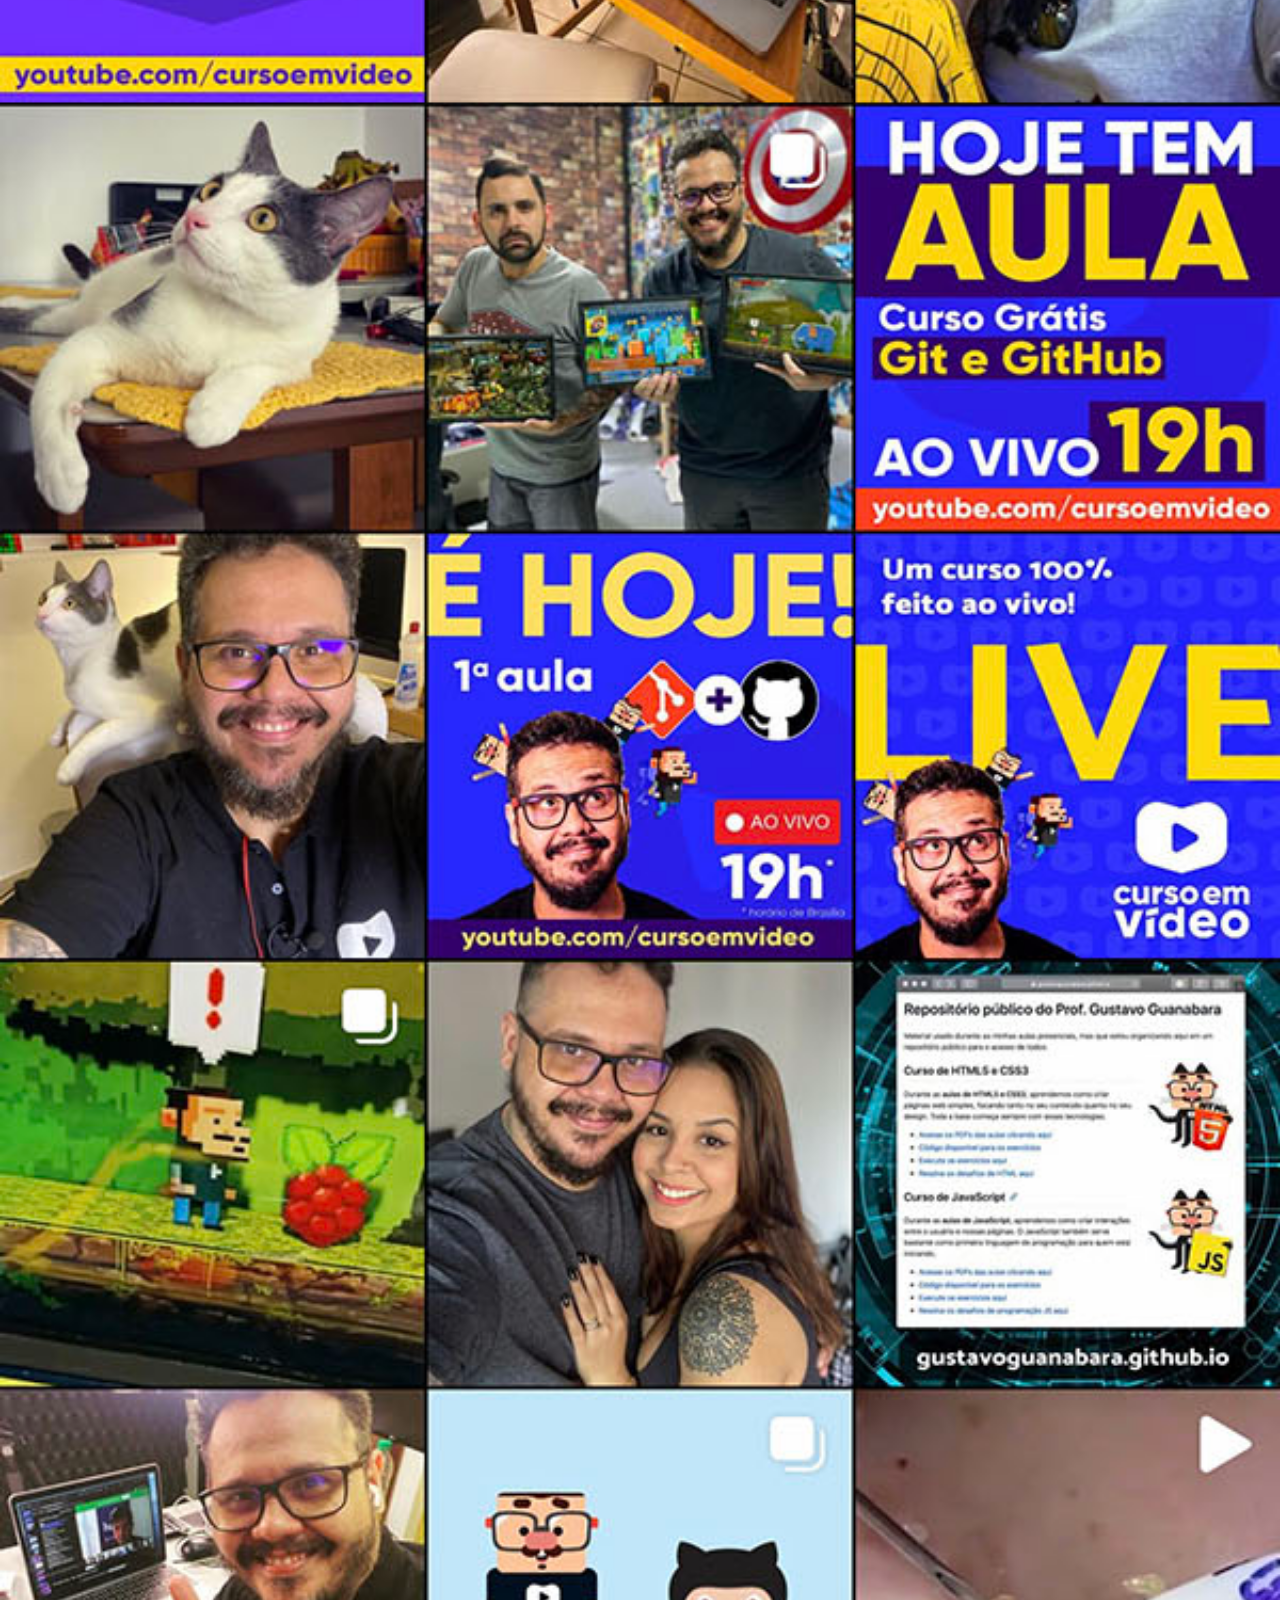
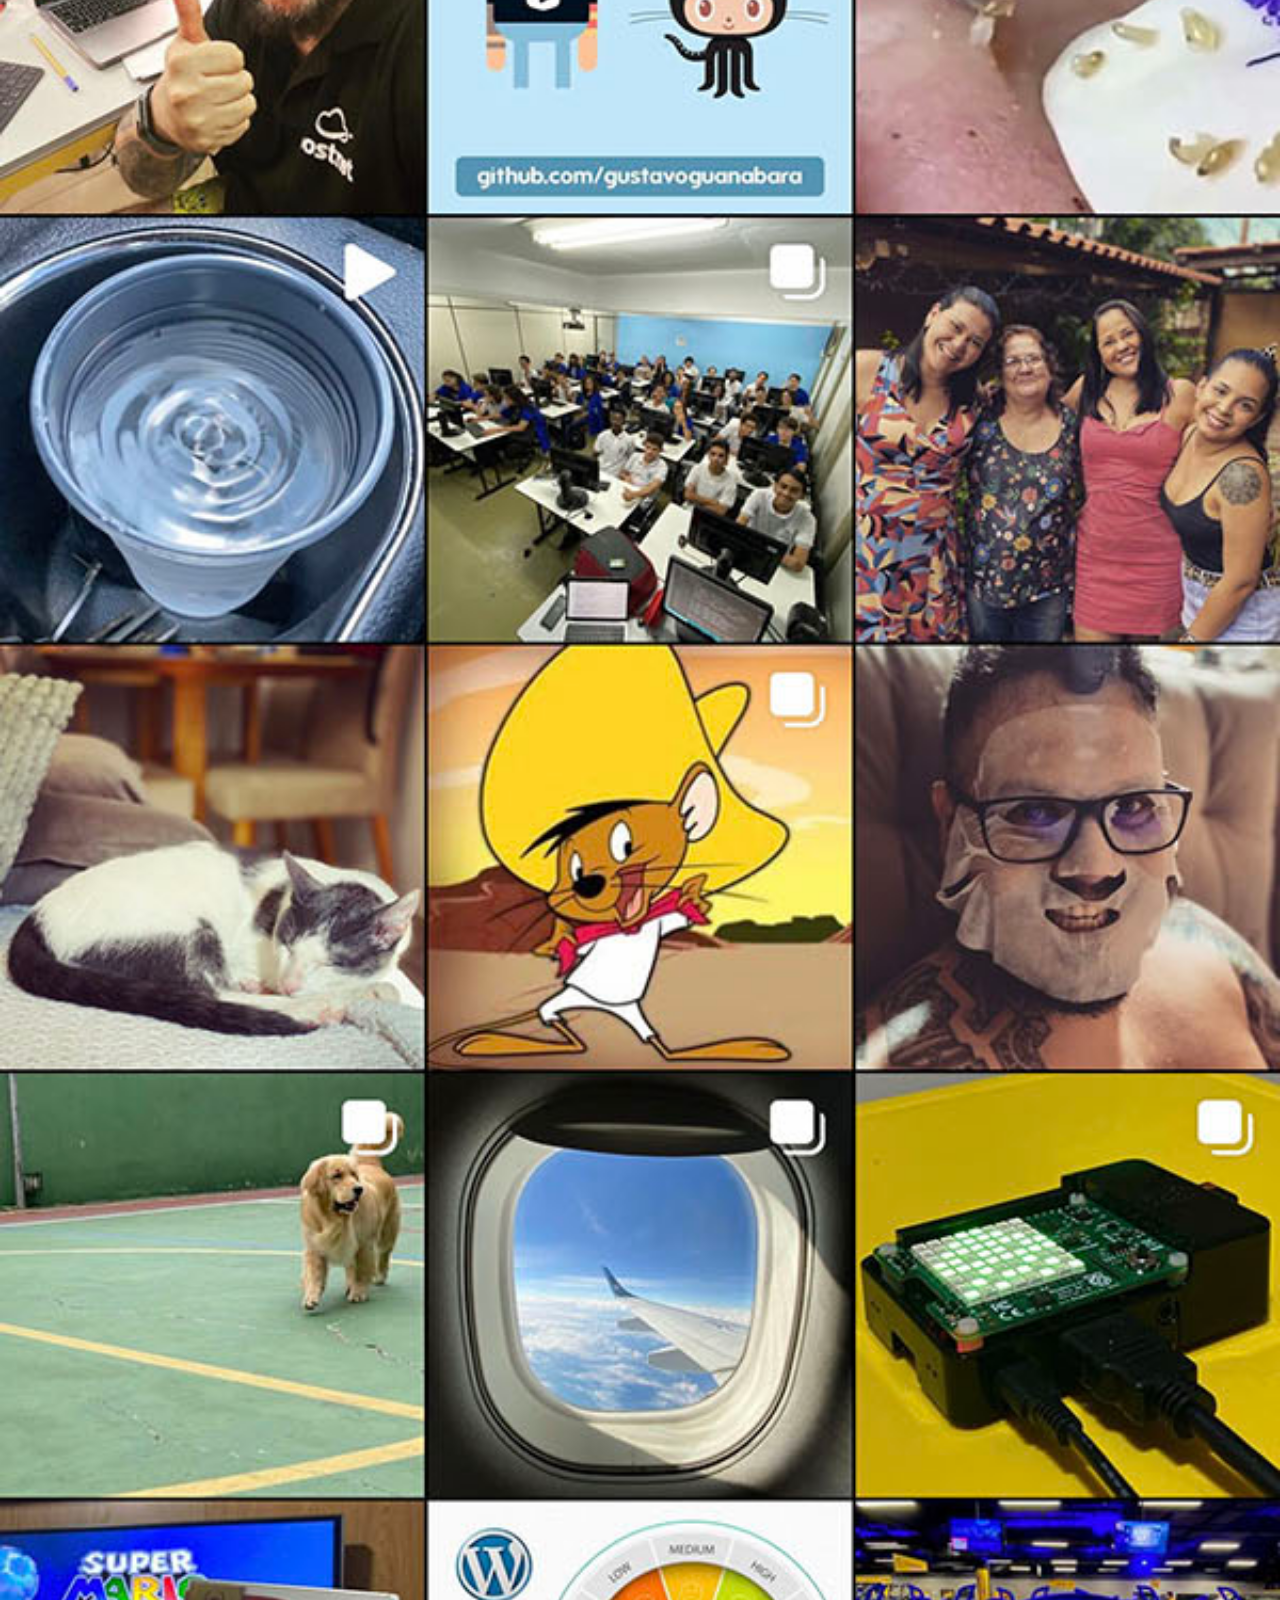
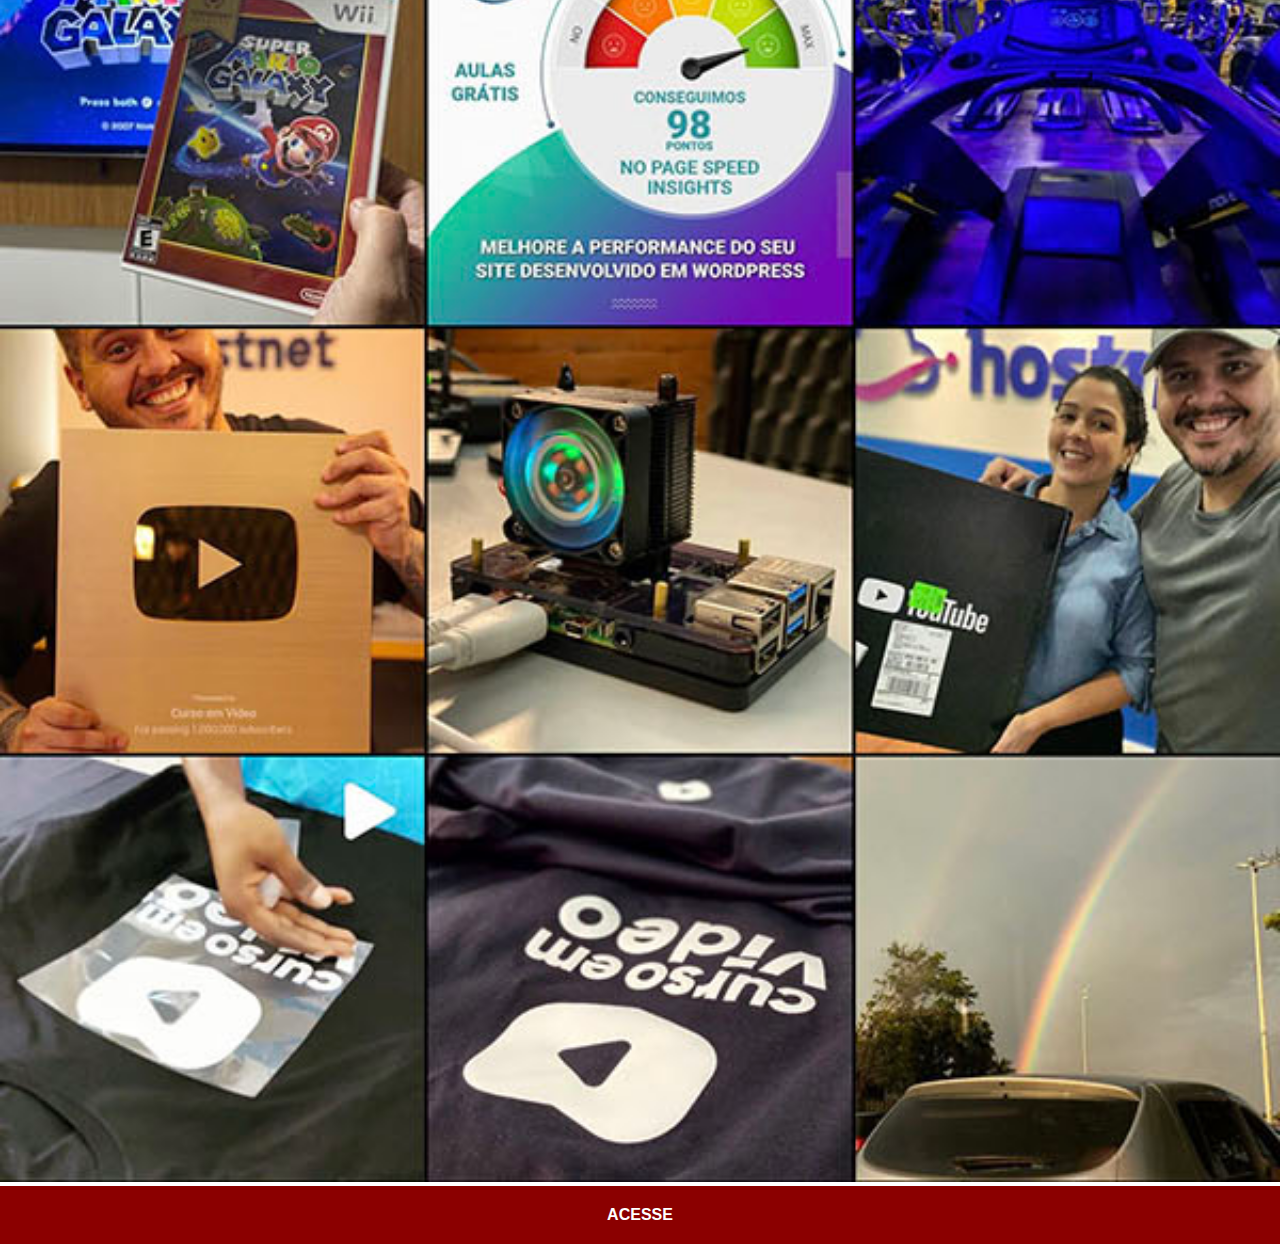
<file: instagram.html>
<!DOCTYPE html>
<html lang="pt-br">
<head>
    <meta charset="UTF-8">
    <meta name="viewport" content="width=device-width, initial-scale=1.0">
    <title>Instagram</title>
    <link rel="stylesheet" href="estilos/social.css">
</head>
<body>
    <img src="imagens/tela-instagram.jpg" alt="">
    <a href="www.instagram.com/andreroncoletta" target="_blank">ACESSE</a>
</body>
</html>
</file>
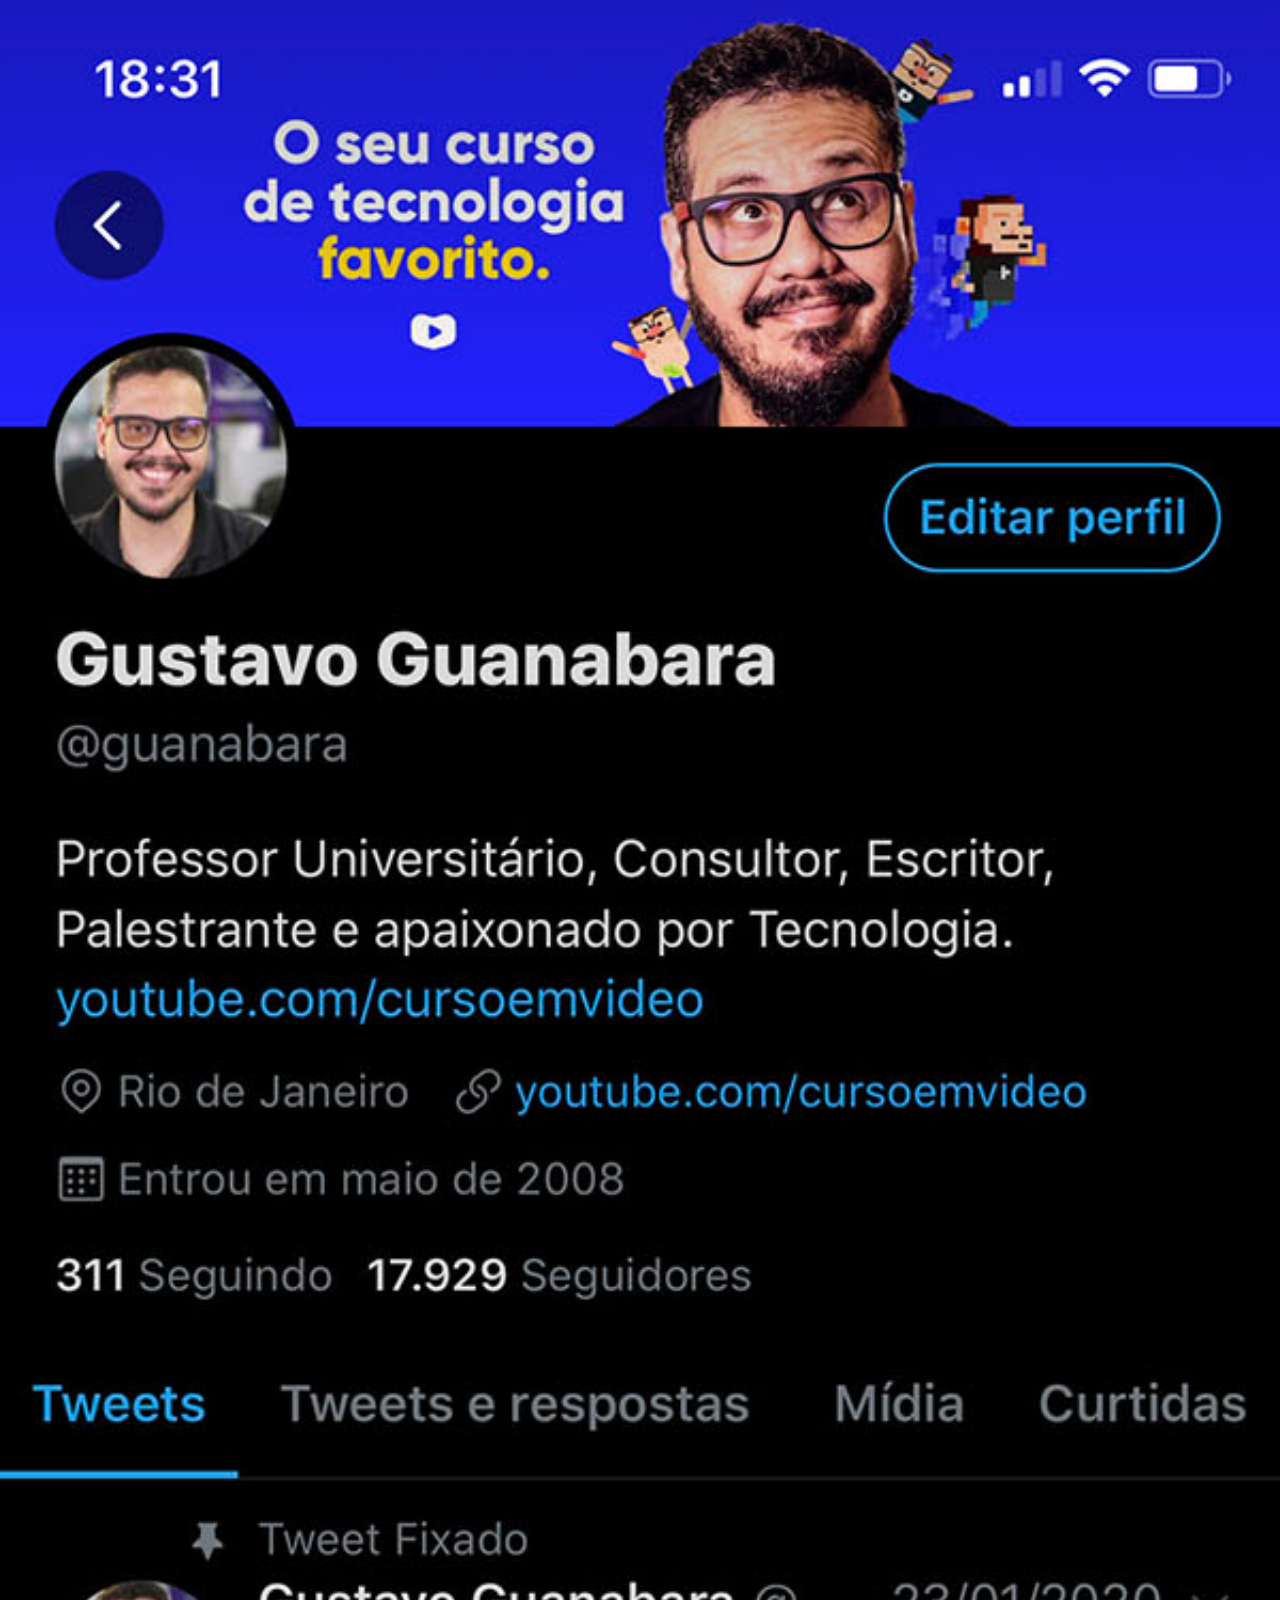
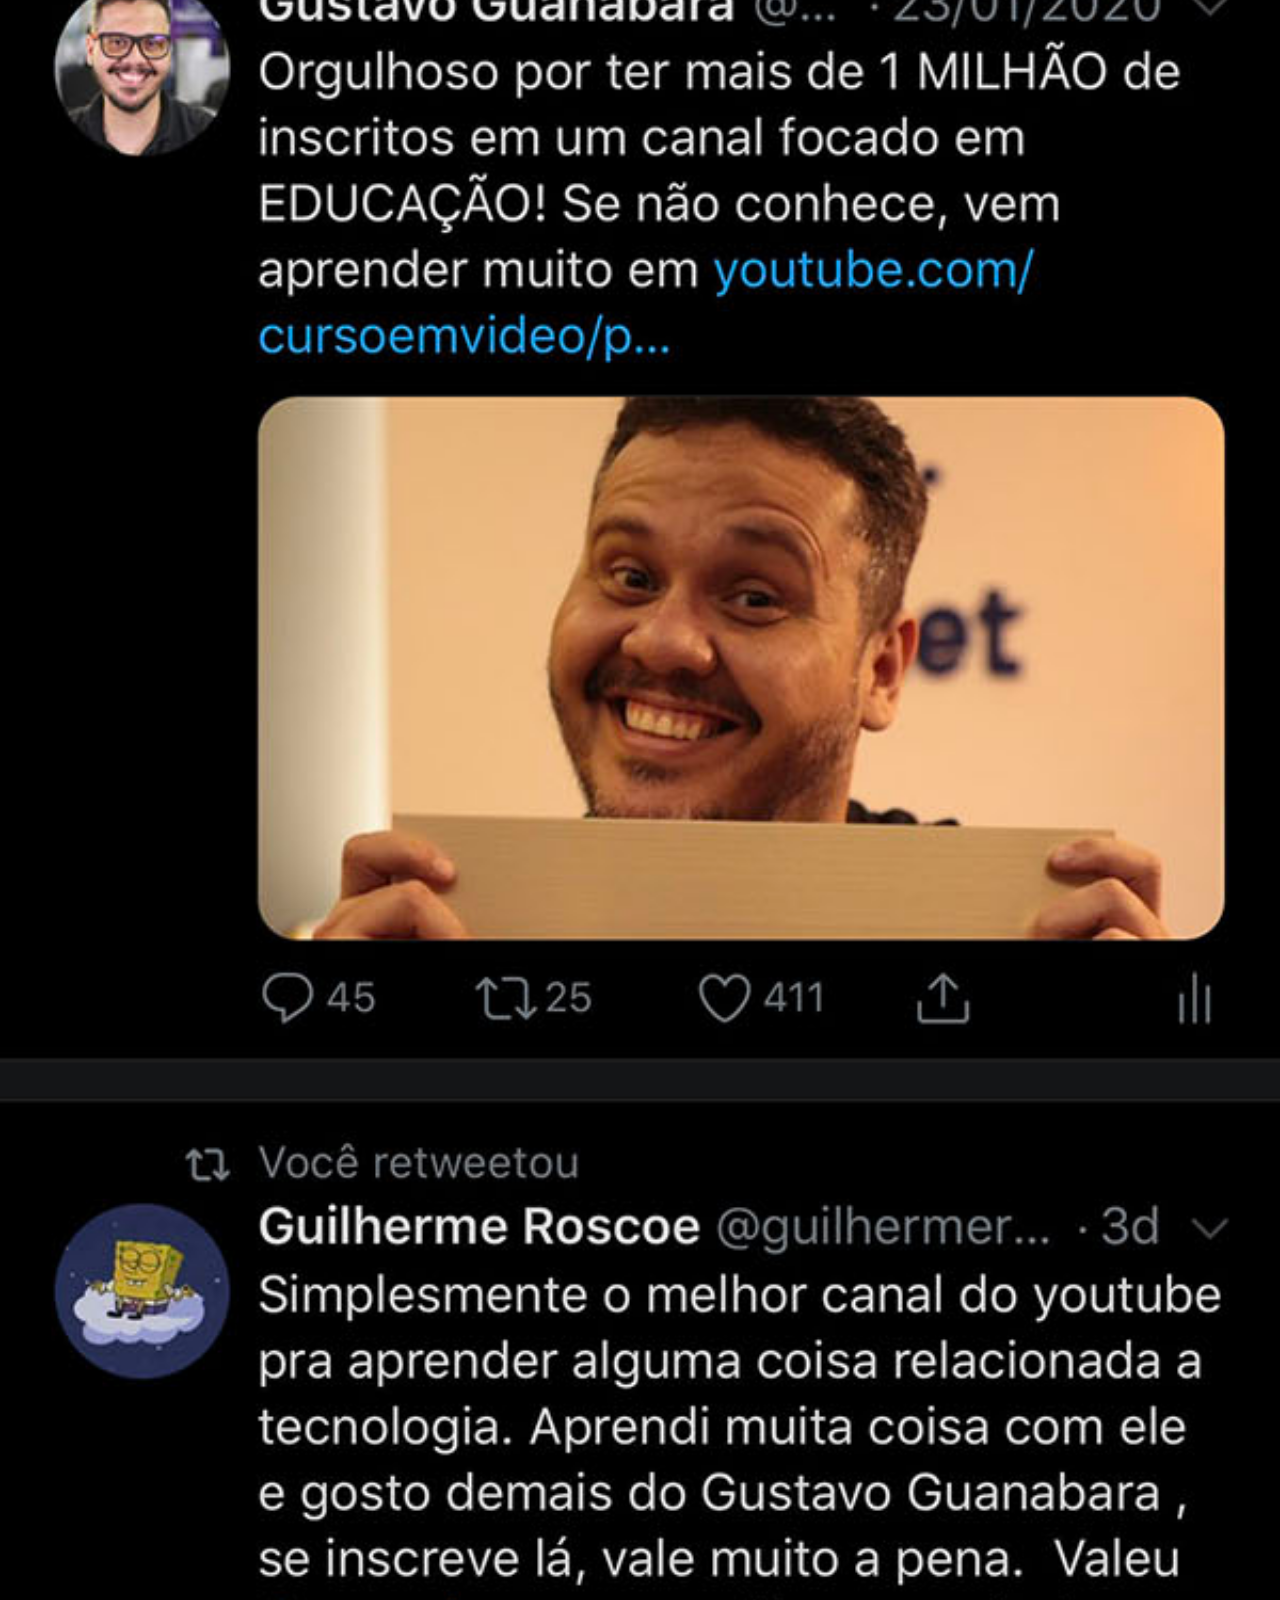
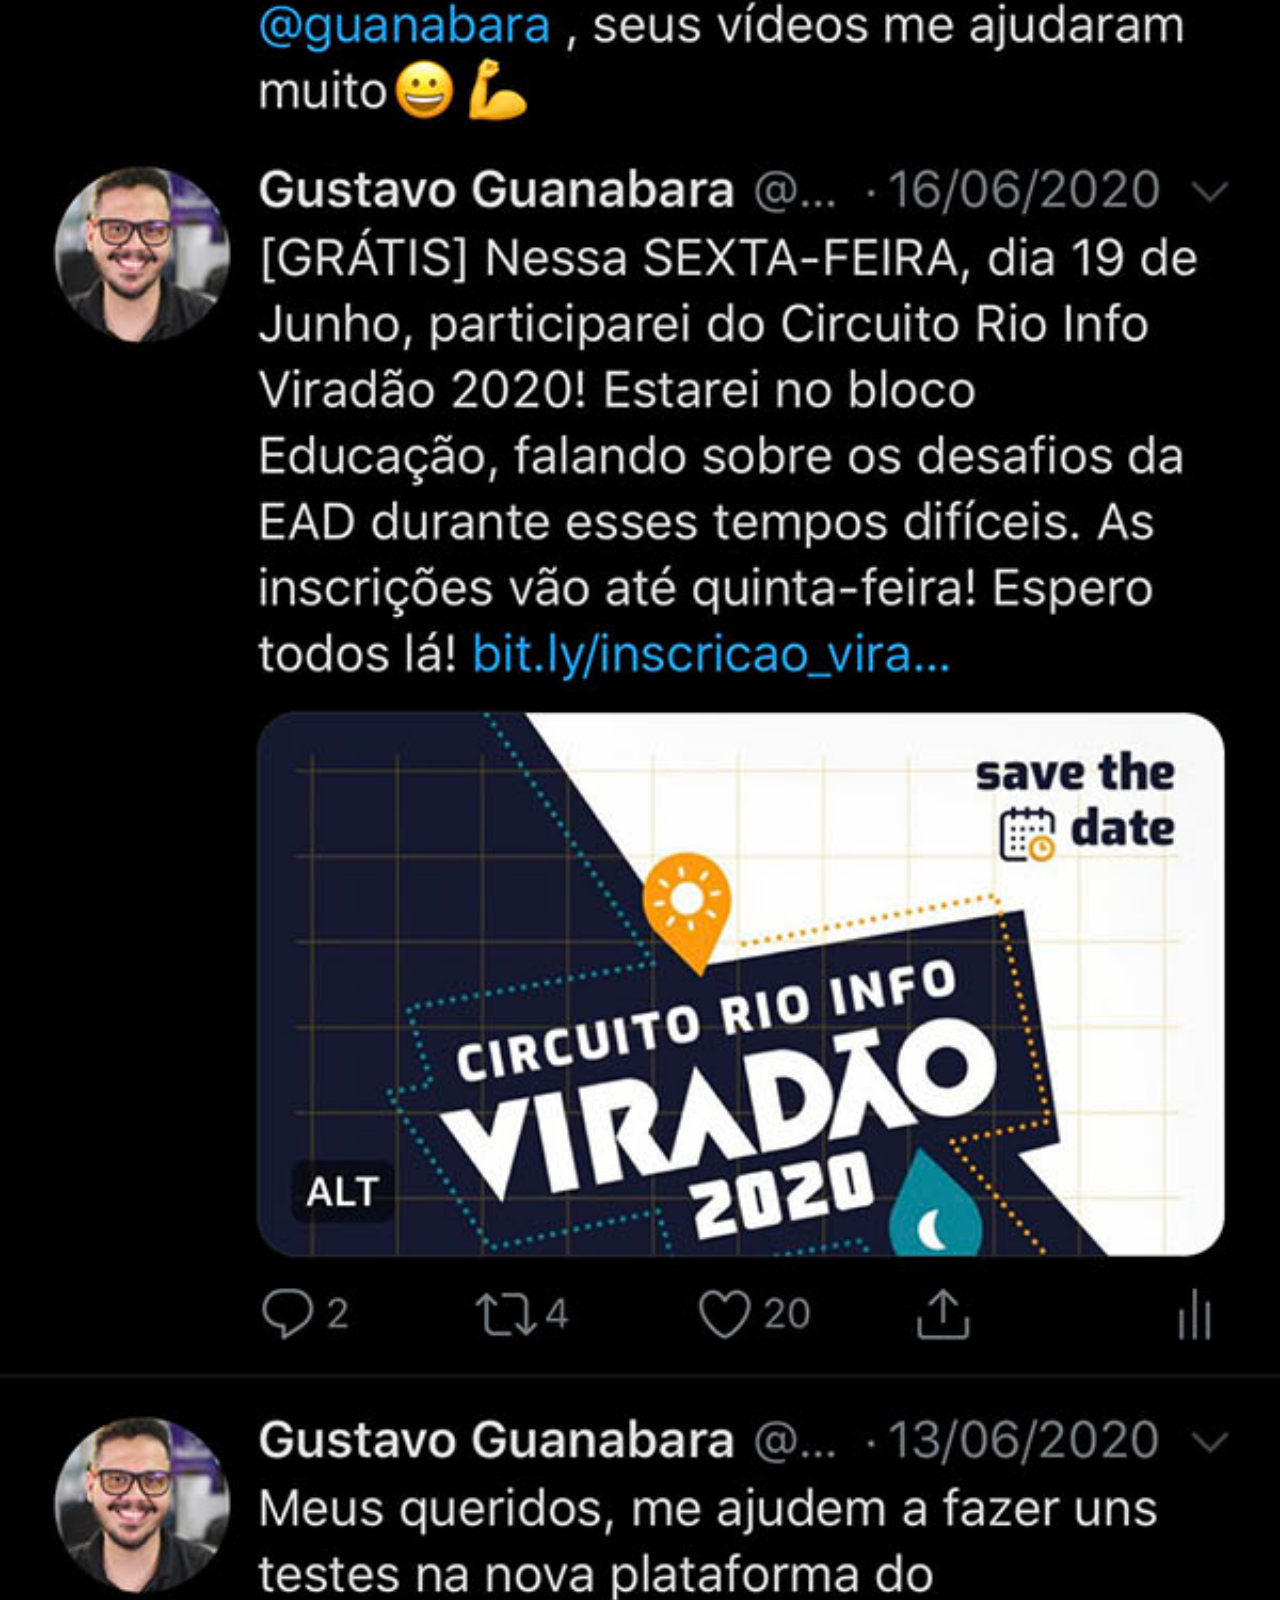
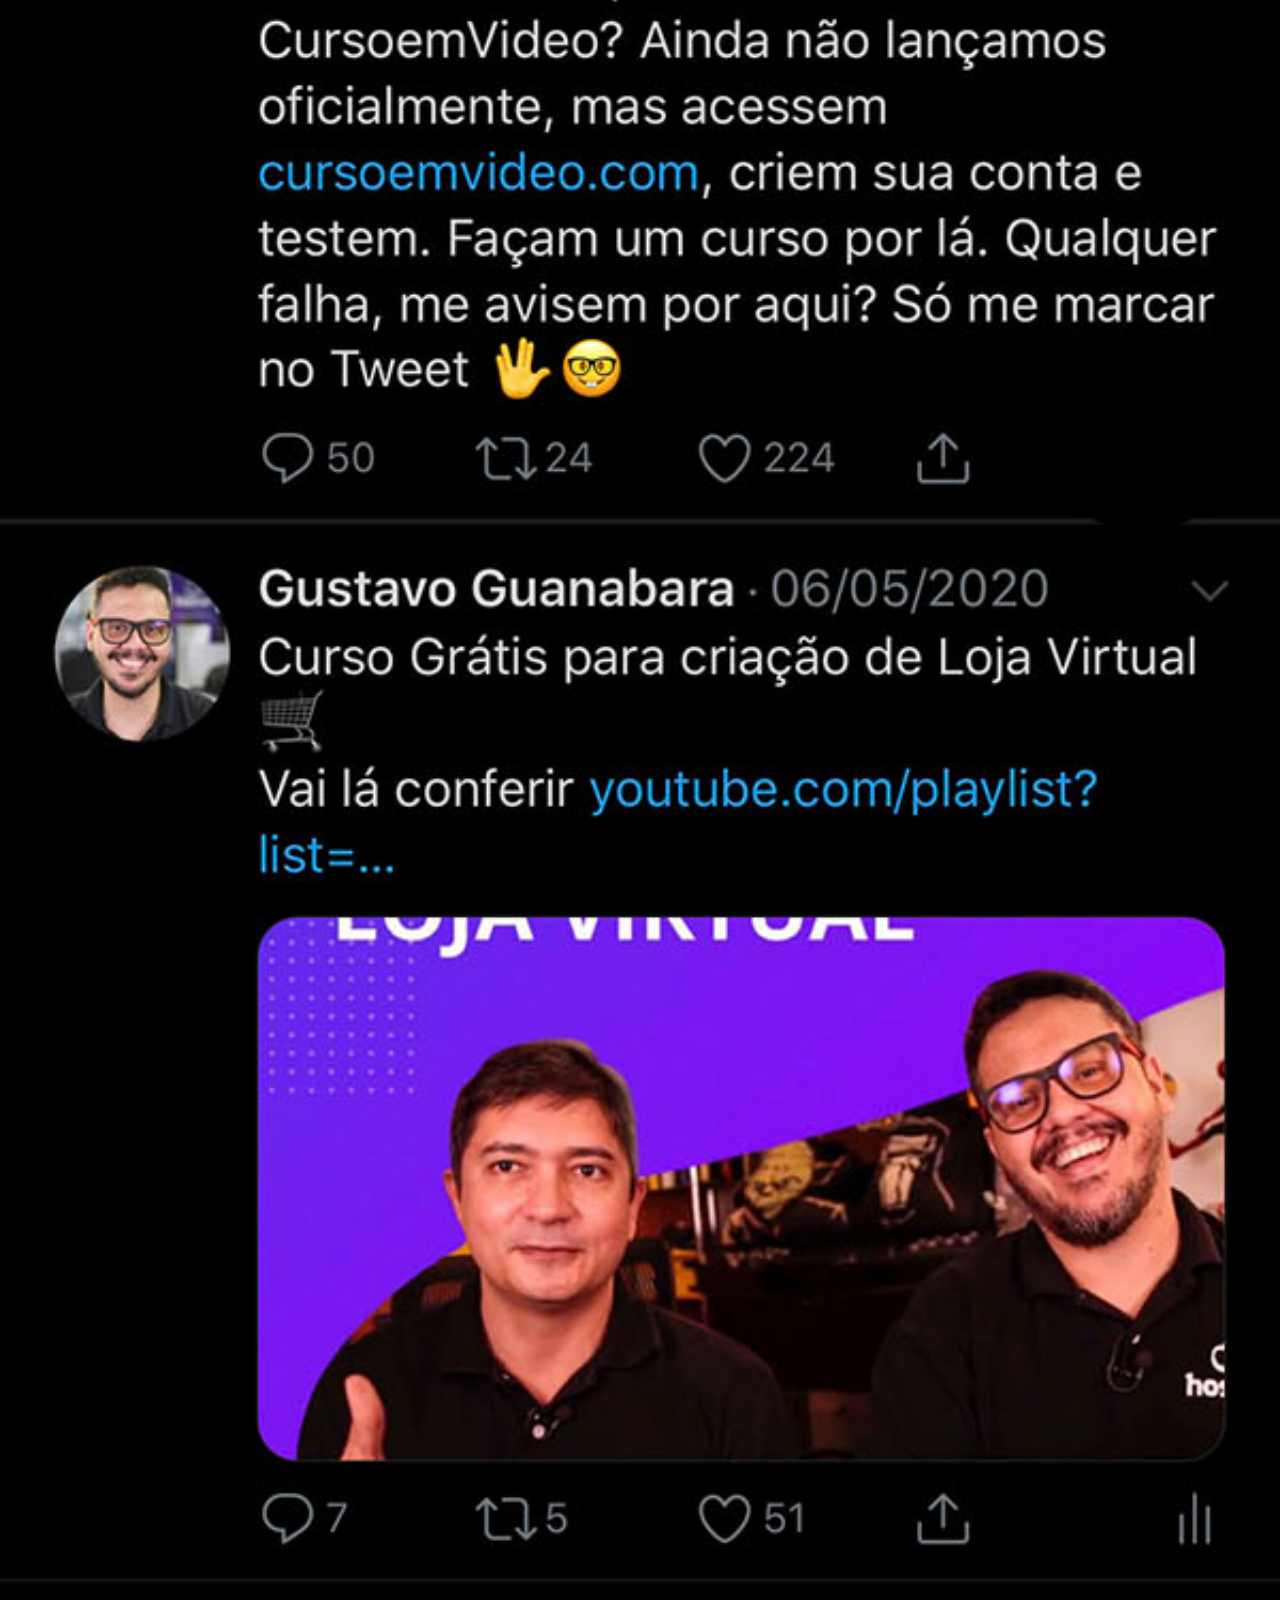
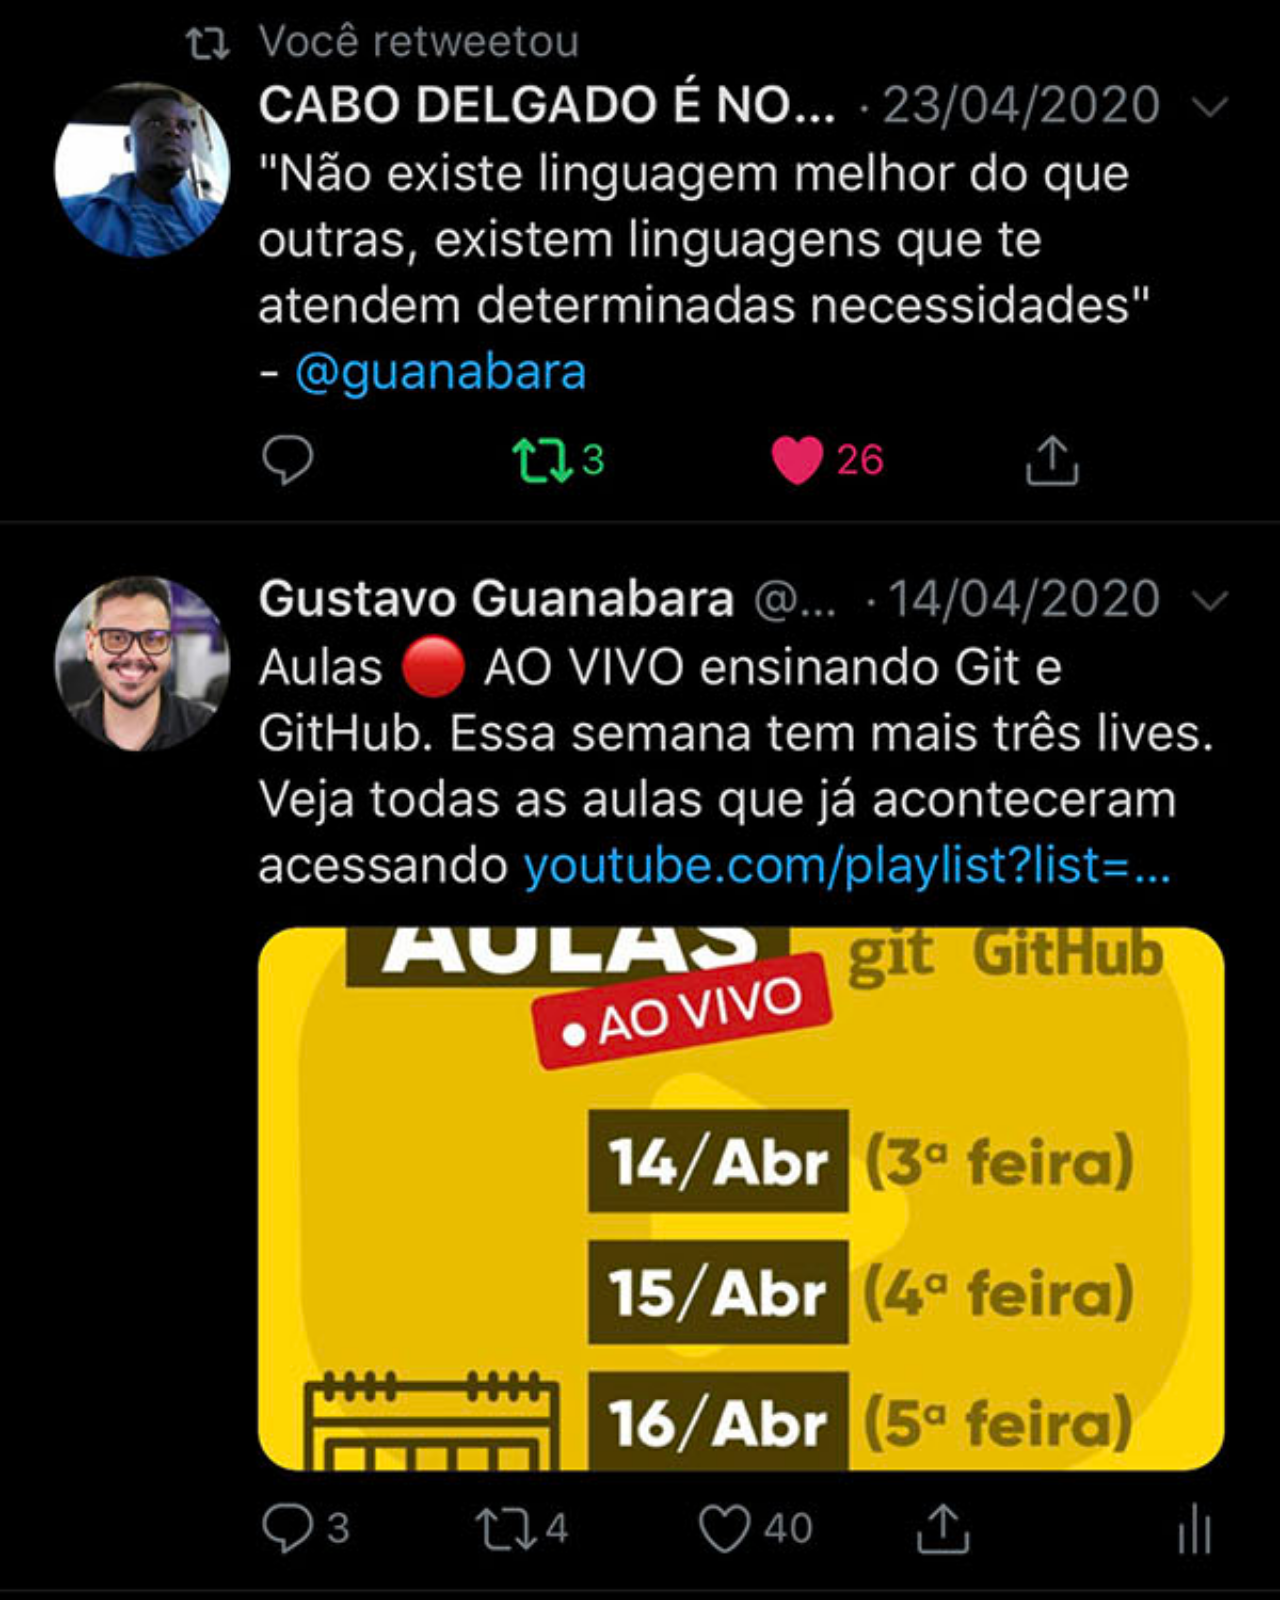
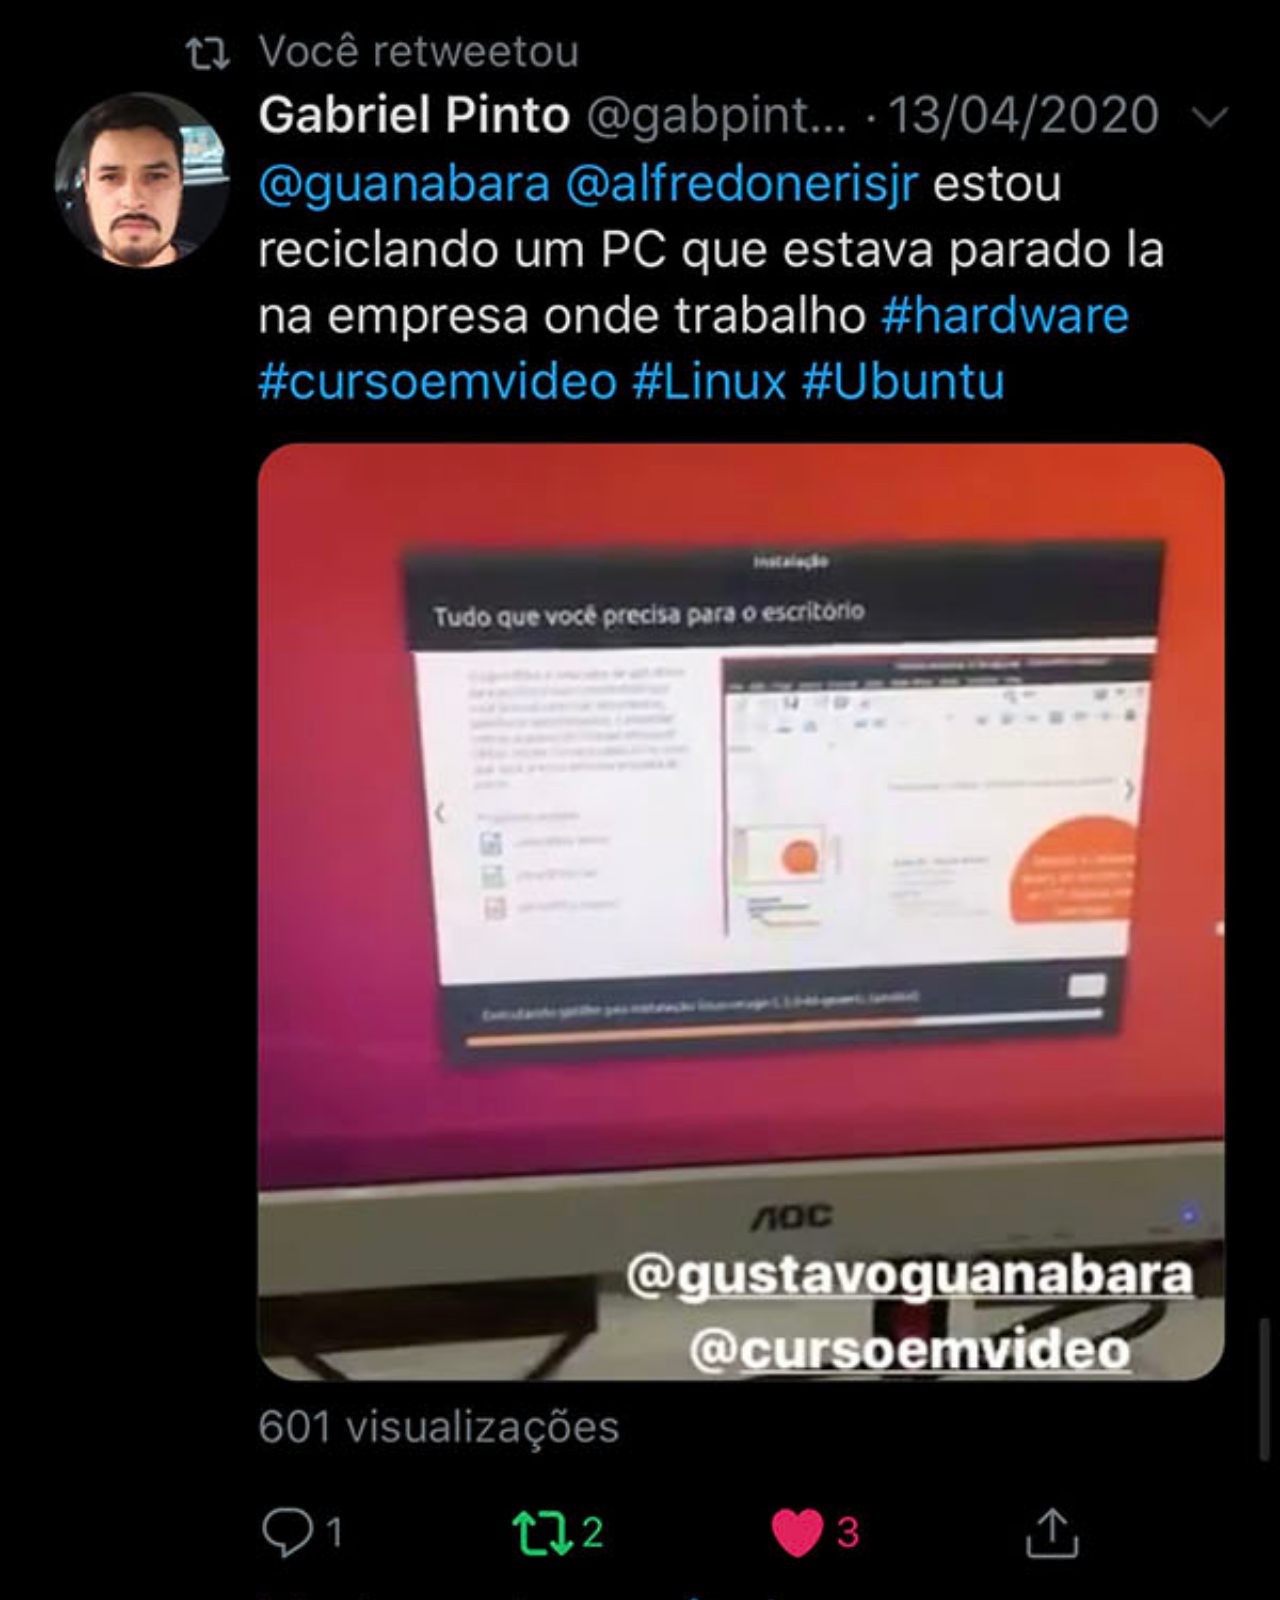
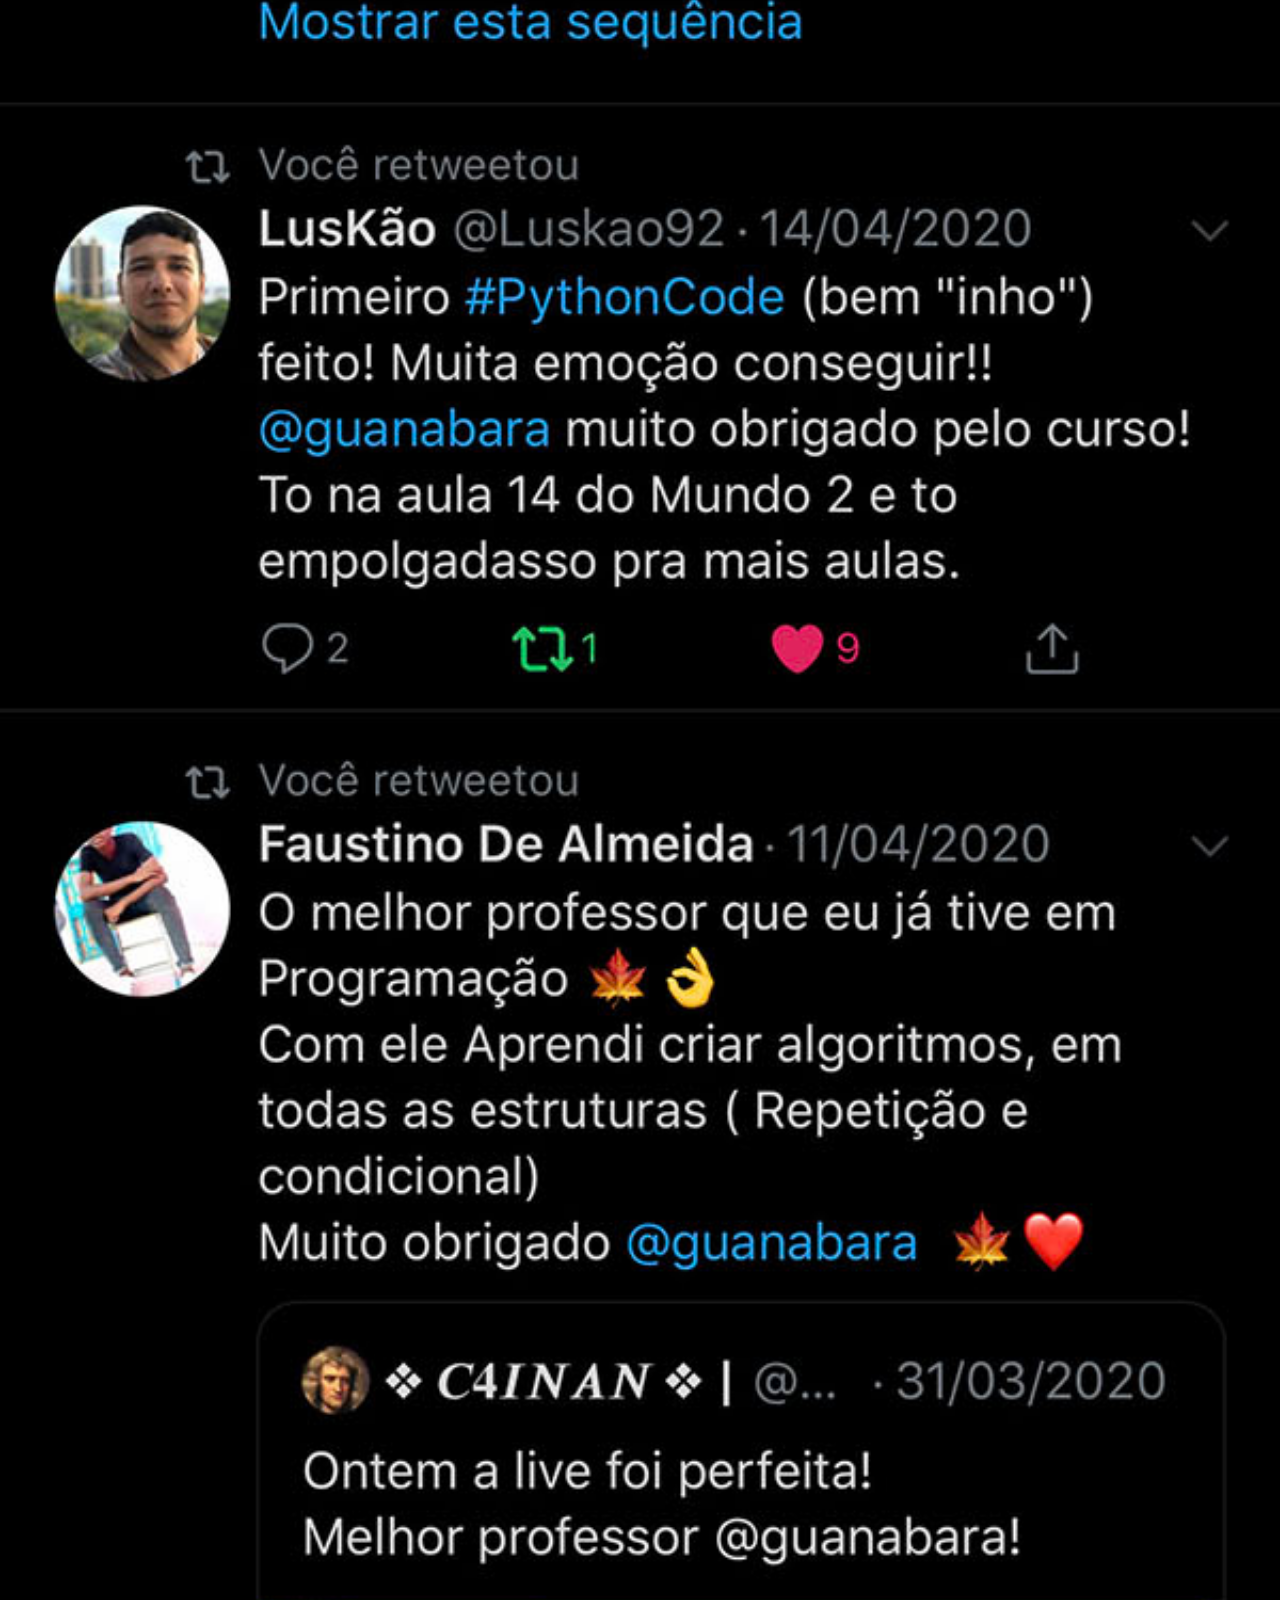
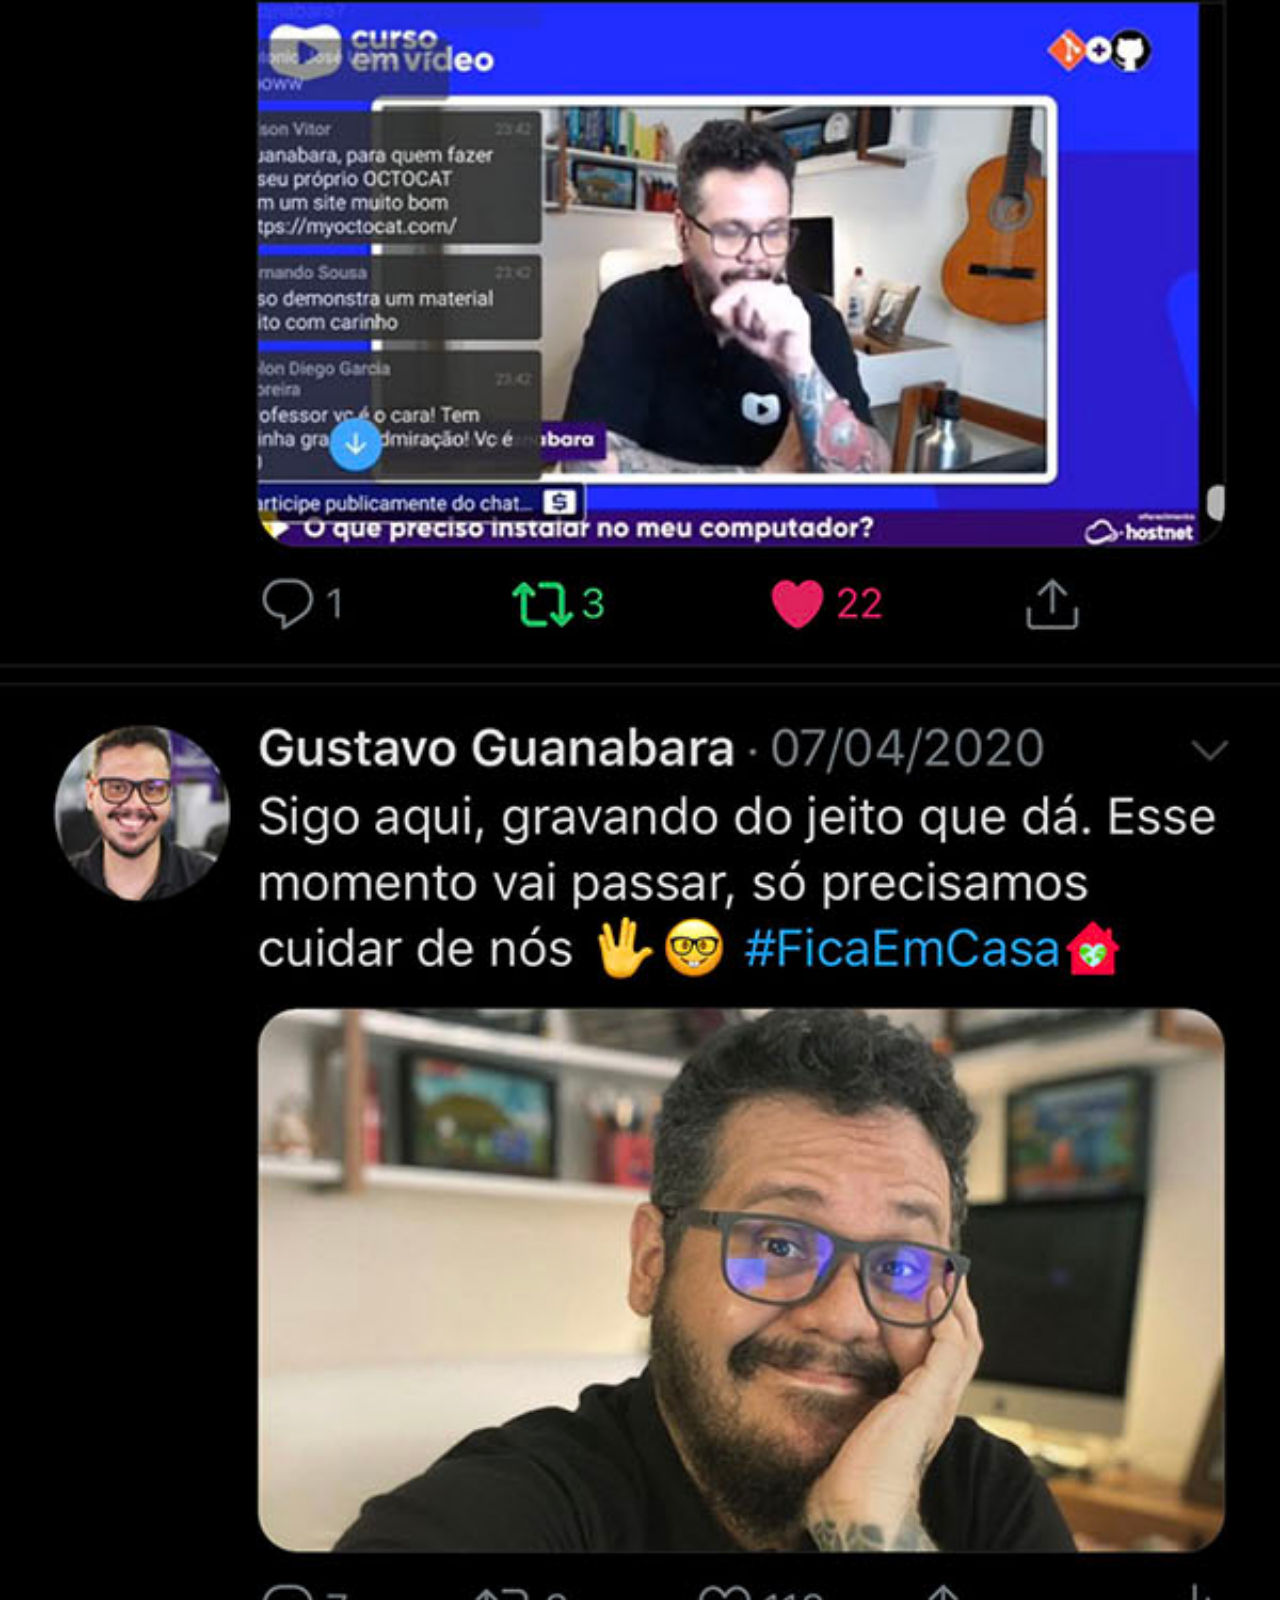
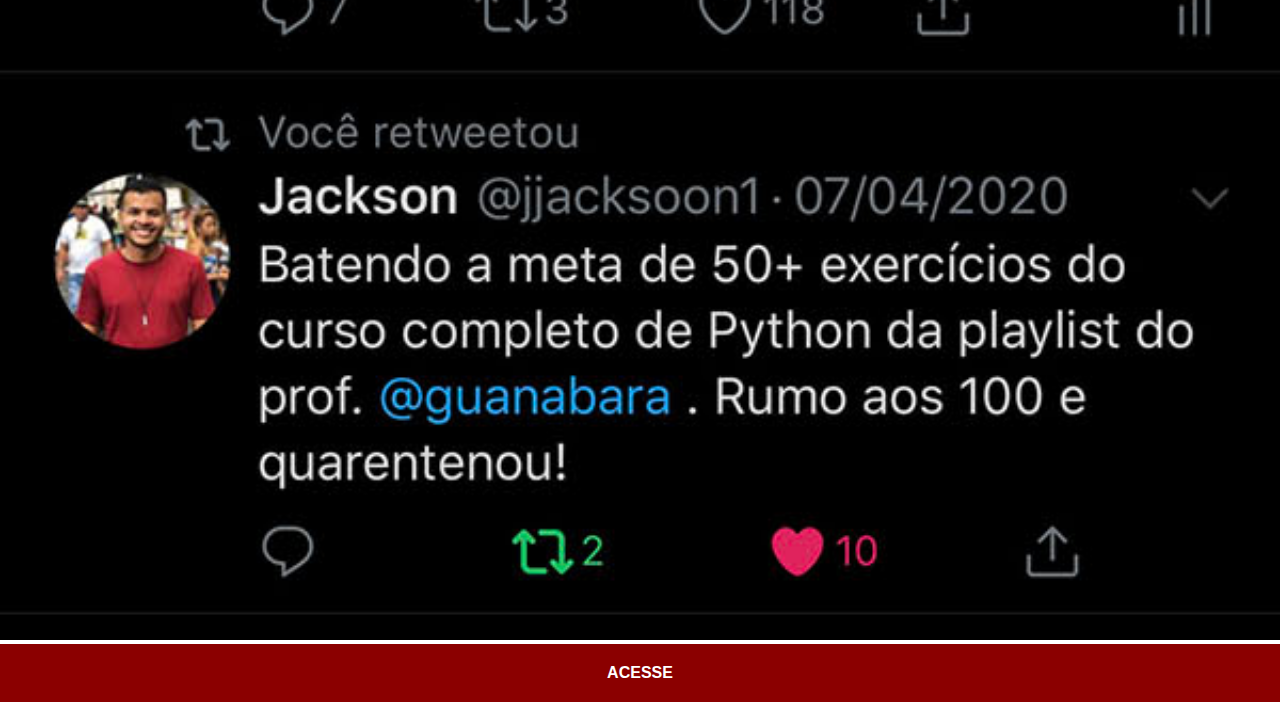
<file: twitter.html>
<!DOCTYPE html>
<html lang="pt-br">
<head>
    <meta charset="UTF-8">
    <meta name="viewport" content="width=device-width, initial-scale=1.0">
    <title>Twitter</title>
    <link rel="stylesheet" href="estilos/social.css">
</head>
<body>
    <img src="imagens/tela-twitter.jpg" alt="">
    <a href="www.x.com/andreroncoletta" target="_blank">ACESSE</a>
</body>
</html>
</file>
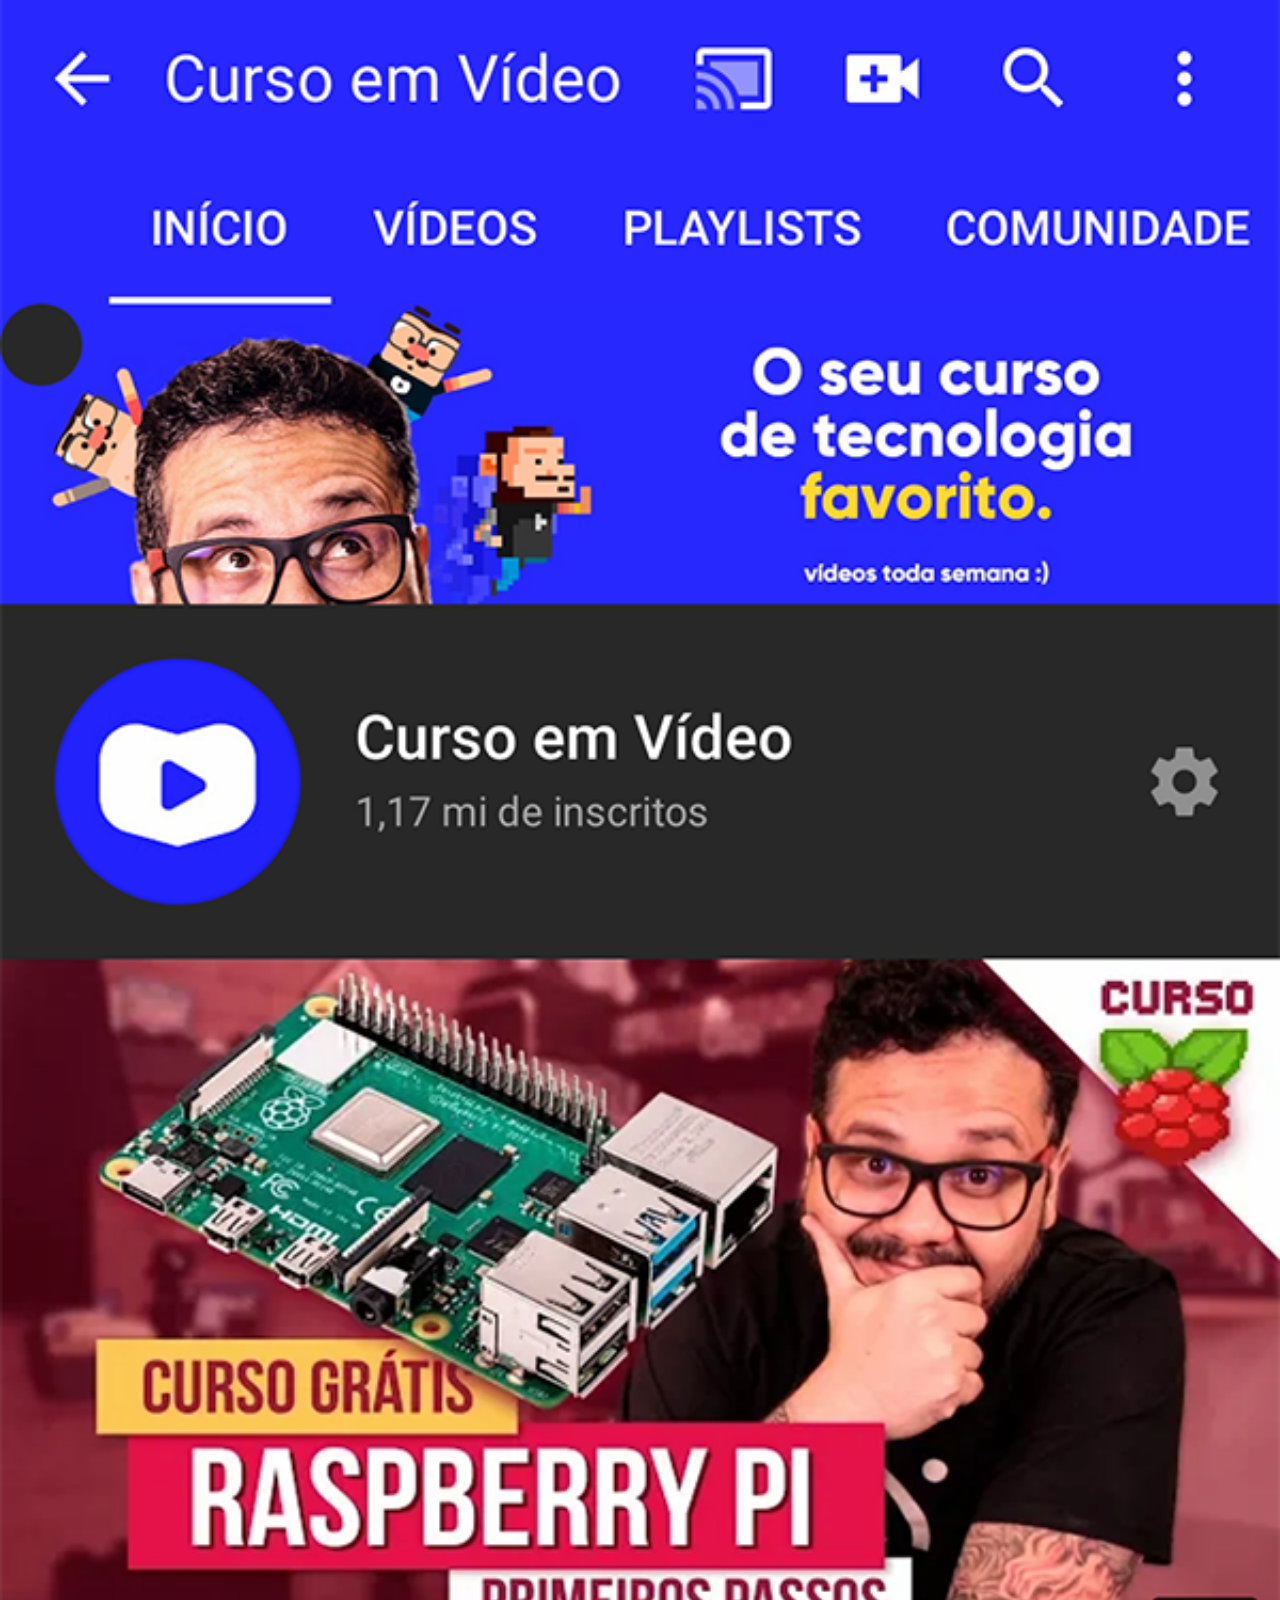
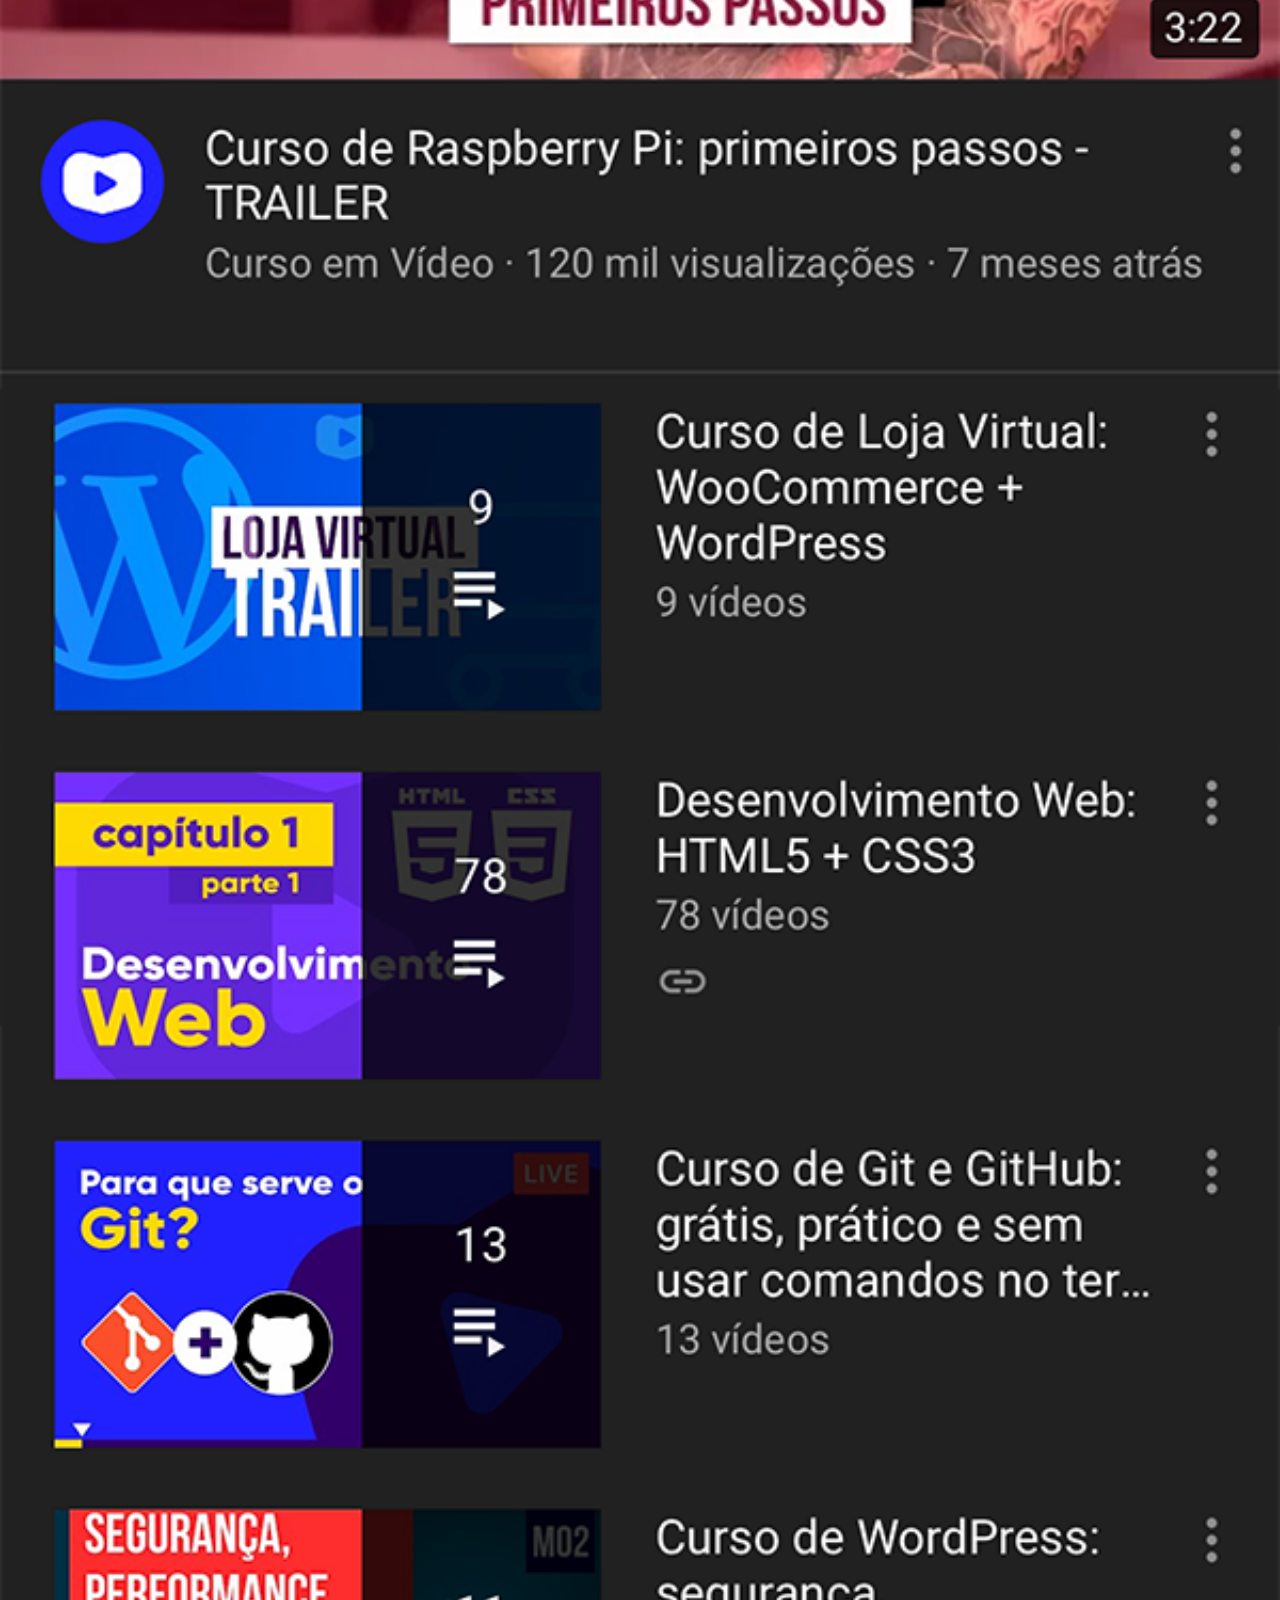
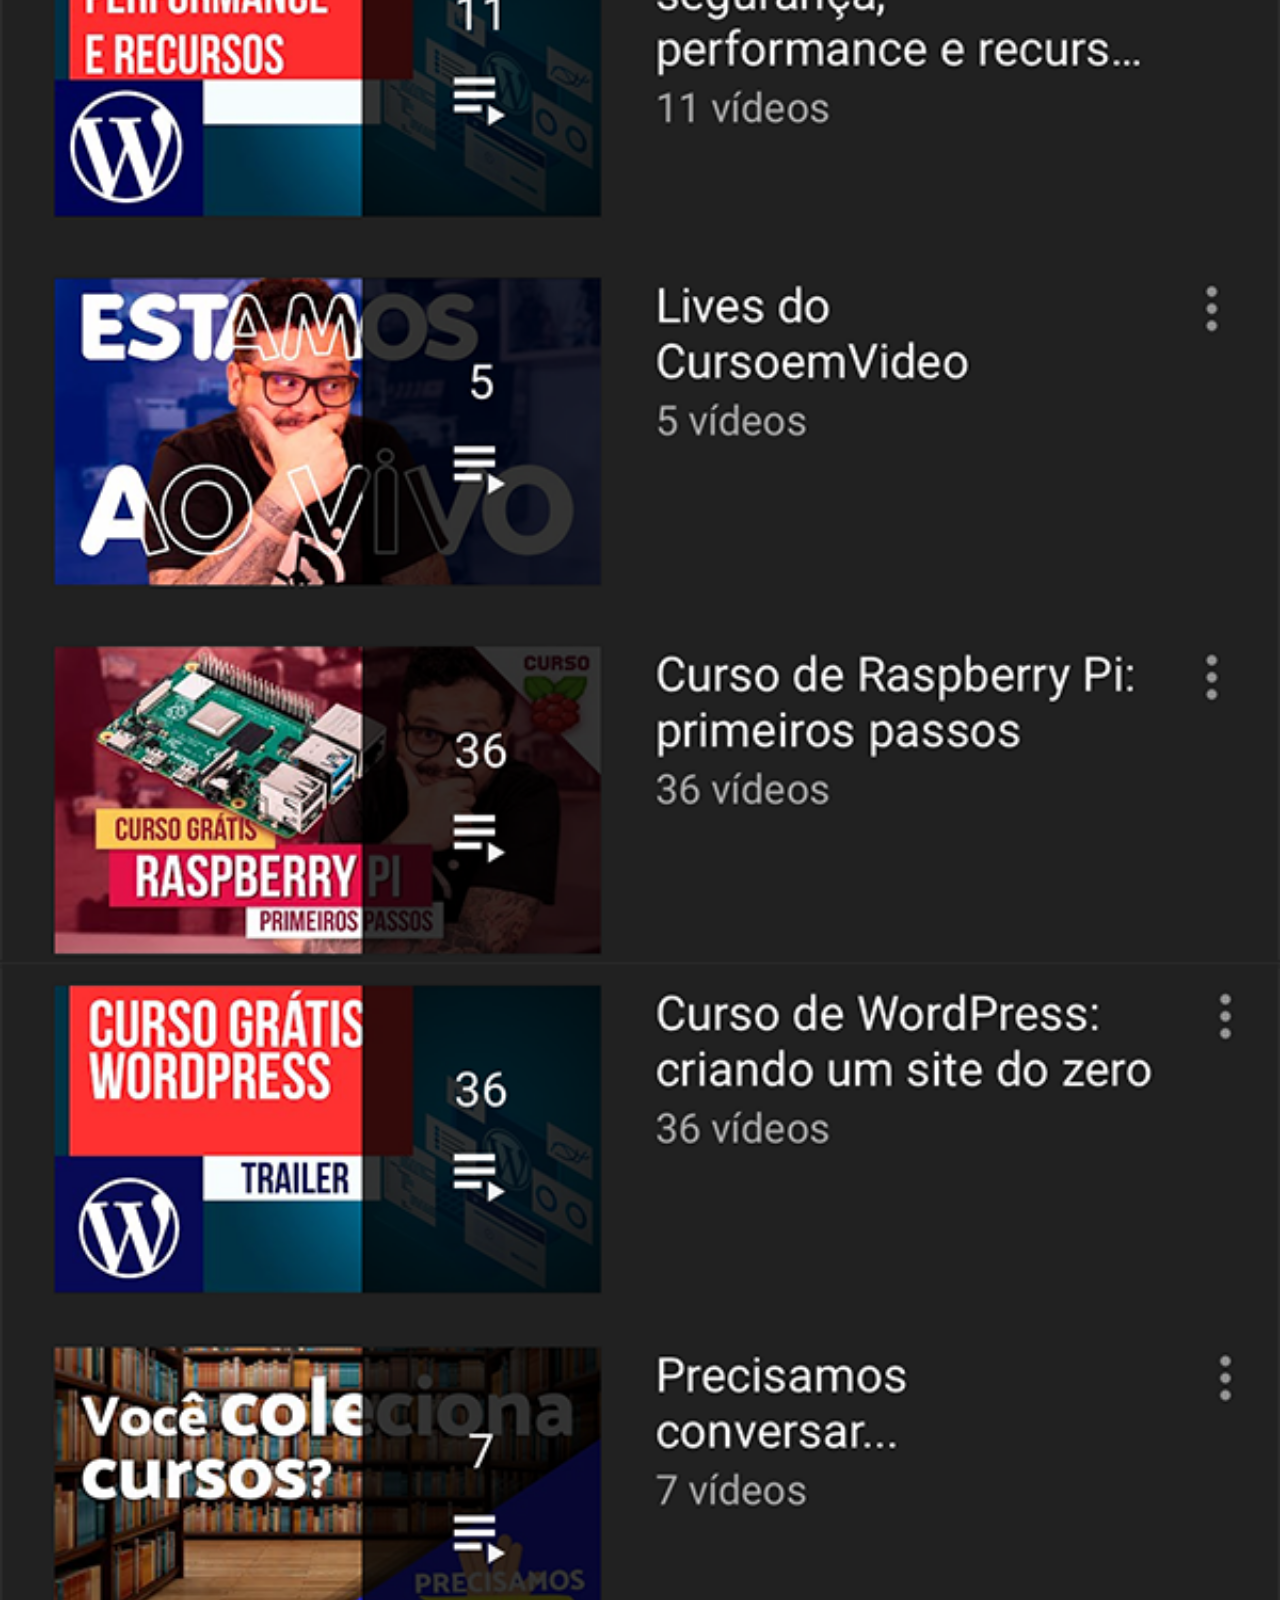
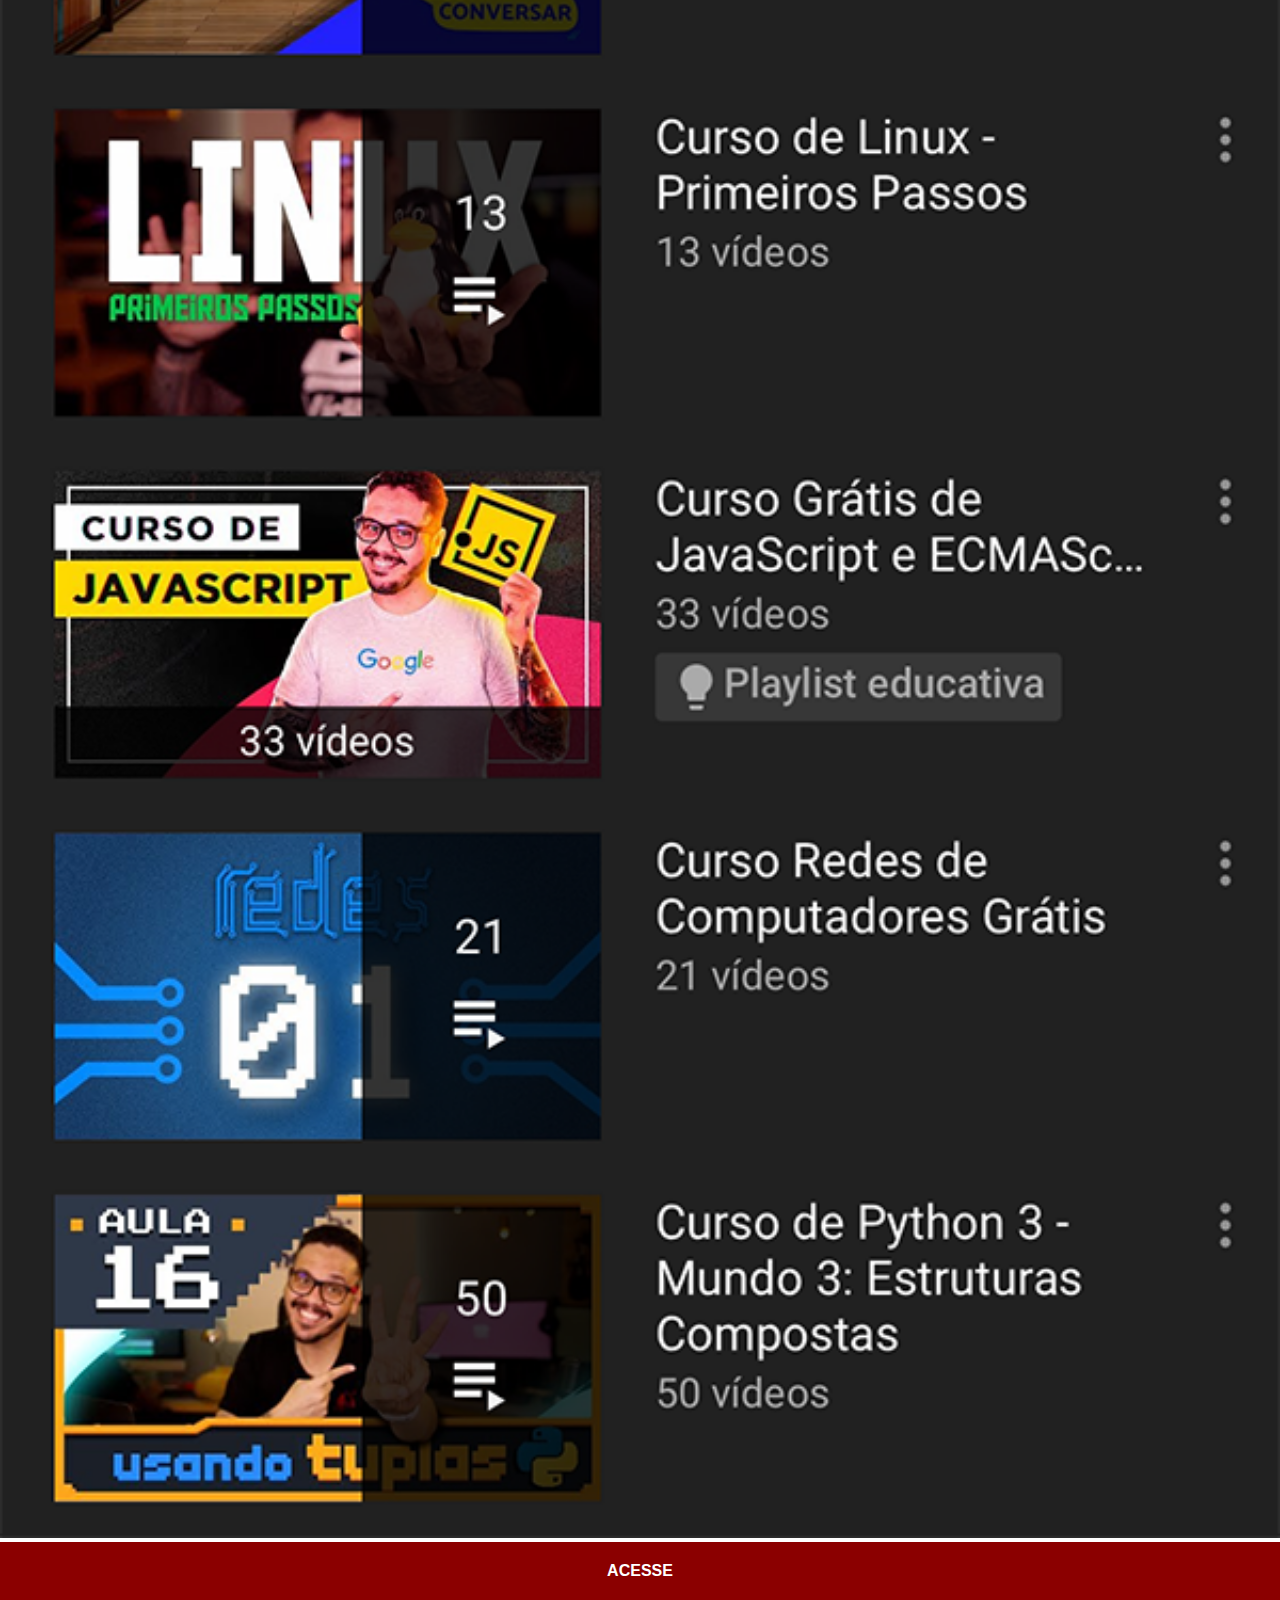
<file: youtube.html>
<!DOCTYPE html>
<html lang="pt-br">
<head>
    <meta charset="UTF-8">
    <meta name="viewport" content="width=device-width, initial-scale=1.0">
    <title>YouTube</title>
    <link rel="stylesheet" href="estilos/social.css">
</head>
<body>
    <img src="imagens/tela-youtube.png" alt="">
    <a href="https://www.youtube.com/watch?v=rqvn_c2n9Eg&list=PLHz_AreHm4dn1bAtIJWFrugl5z2Ej_52d" target="_blank">ACESSE</a>
</body>
</html>
</file>
<file: estilos/style.css>
@charset "UTF-8";

* {
    margin: 0px;
    padding: 0px;
    font-family: Arial, Helvetica, sans-serif;
}

html, body {
    height: 100vh;
    width: 100vw;
    background-color: black;
}

body {
    background: url(../imagens/fundo-madeira.jpg) no-repeat top center;
    background-size: cover;
    background-attachment: fixed;
}

main {
    height: 100vh;
    position: relative;
}

section#telefone {
    position: absolute;
    top: 50%;
    left: 50%;
    transform: translate(-50%, -50%);
    height: 627px;
    width: 311px;
    background: url('../imagens/frame-iphone.png') no-repeat;
}

iframe#tela {
    position: relative;
    top: 80px;
    left: 22px;
    width: 267px;
    height: 471px;
}

a {
    color: transparent;
}

section#redes-sociais{
    text-align: right;
}

section#redes-sociais > a > img {
    width: 50px;
    height: 50px;
    margin: 10px;
    border-radius: 50%;
    box-shadow: 2px 2px 5px rgba(0, 0, 0, 0.315);
    box-sizing: border-box;
}

section#redes-sociais img:hover {
    border: 2px solid white;
    transform: translate(-3px, -3px);
    box-shadow: 5px 5px 10px rgba(0, 0, 0, 0.377);
    transition: transform .3s, border .7s;
}
</file>
<file: estilos/social.css>
@charset "UTF-8";

* {
    margin: 0px;
    padding: 0px;
    font-family: Arial, Helvetica, sans-serif;
}

::-webkit-scrollbar {
    width: 0px;
    height: 0px;
}

img {
    width: 100vw;
}

a {
    display: block;
    background-color: darkred;
    padding: 20px;
    text-align: center;
    text-decoration: none;
    color: white;
    font-weight: bolder;
}

a:hover {
    background-color: red;
}
</file>
